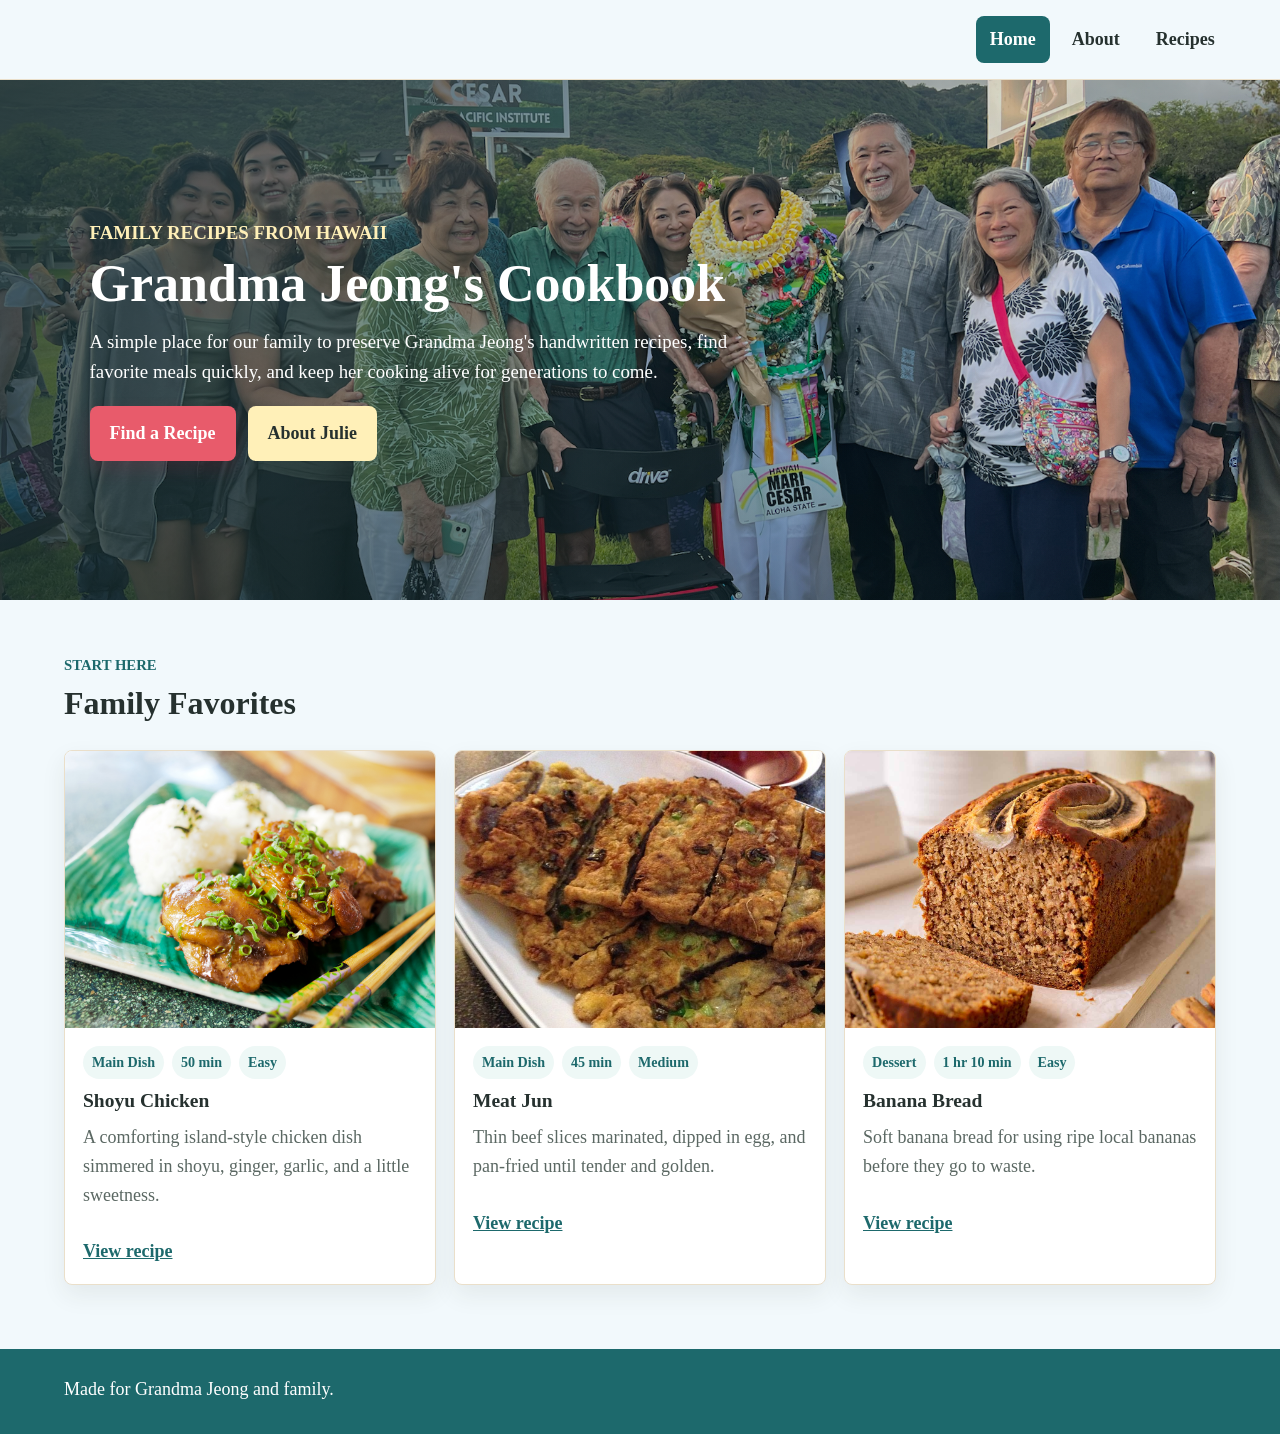
<file: index.html>
<!DOCTYPE html>
<html lang="en">
  <head>
    <meta charset="UTF-8" />
    <meta name="viewport" content="width=device-width, initial-scale=1.0" />
    <meta
      name="description"
      content="Julie Jeong's family recipe archive, preserving handwritten recipes for future generations."
    />
    <meta property="og:title" content="Julie Jeong's Recipe Archive" />
    <meta
      property="og:description"
      content="A simple family website for saving, searching, and cooking Grandma Julie's recipes."
    />
    <title>Julie Jeong's Recipe Archive</title>
    <link rel="stylesheet" href="css/styles.css" />
    <link rel="icon" href="images/favicon.svg" type="image/svg+xml" />
  </head>
  <body>
    <header class="site-header">
      <nav aria-label="Main navigation">
        <a href="index.html" aria-current="page">Home</a>
        <a href="about.html">About</a>
        <a href="recipes.html">Recipes</a>
      </nav>
    </header>

    <main>
      <section class="hero">
        <img
          src="images/IMG_8411.png"
          alt="Grandma Jeong smiling with family"
        />
        <div class="hero-text">
          <p class="eyebrow">Family recipes from Hawaii</p>
          <h1>Grandma Jeong's Cookbook</h1>
          <p>
            A simple place for our family to preserve Grandma Jeong's handwritten
            recipes, find favorite meals quickly, and keep her cooking alive for
            generations to come.
          </p>
          <div class="hero-actions">
            <a class="button primary" href="recipes.html">Find a Recipe</a>
            <a class="button secondary" href="about.html">About Julie</a>
          </div>
        </div>
      </section>

      <section class="featured-section" aria-labelledby="featured-title">
        <div class="section-heading">
          <p class="eyebrow">Start here</p>
          <h2 id="featured-title">Family Favorites</h2>
        </div>
        <div class="recipe-grid">
          <article class="recipe-card">
            <div class="recipe-photo has-image photo-shoyu-chicken">
              <img src="images/shoyu-chicken.jpg" alt="Shoyu chicken served over rice" />
            </div>
            <div class="recipe-card-body">
              <ul class="meta-row"><li>Main Dish</li><li>50 min</li><li>Easy</li></ul>
              <h3>Shoyu Chicken</h3>
              <p>A comforting island-style chicken dish simmered in shoyu, ginger, garlic, and a little sweetness.</p>
              <a class="text-link" href="shoyu-chicken.html">View recipe</a>
            </div>
          </article>
          <article class="recipe-card">
            <div class="recipe-photo has-image photo-meat-jun">
              <img src="images/meat-jun.jpg" alt="Slices of meat jun with dipping sauce" />
            </div>
            <div class="recipe-card-body">
              <ul class="meta-row"><li>Main Dish</li><li>45 min</li><li>Medium</li></ul>
              <h3>Meat Jun</h3>
              <p>Thin beef slices marinated, dipped in egg, and pan-fried until tender and golden.</p>
              <a class="text-link" href="meat-jun.html">View recipe</a>
            </div>
          </article>
          <article class="recipe-card">
            <div class="recipe-photo has-image photo-banana-bread">
              <img src="images/banana-bread.jpg" alt="Fresh banana bread loaf slices" />
            </div>
            <div class="recipe-card-body">
              <ul class="meta-row"><li>Dessert</li><li>1 hr 10 min</li><li>Easy</li></ul>
              <h3>Banana Bread</h3>
              <p>Soft banana bread for using ripe local bananas before they go to waste.</p>
              <a class="text-link" href="banana-bread.html">View recipe</a>
            </div>
          </article>
        </div>
      </section>
    </main>

    <footer>
      <p>Made for Grandma Jeong and family.</p>
    </footer>
  </body>
</html>
</file>
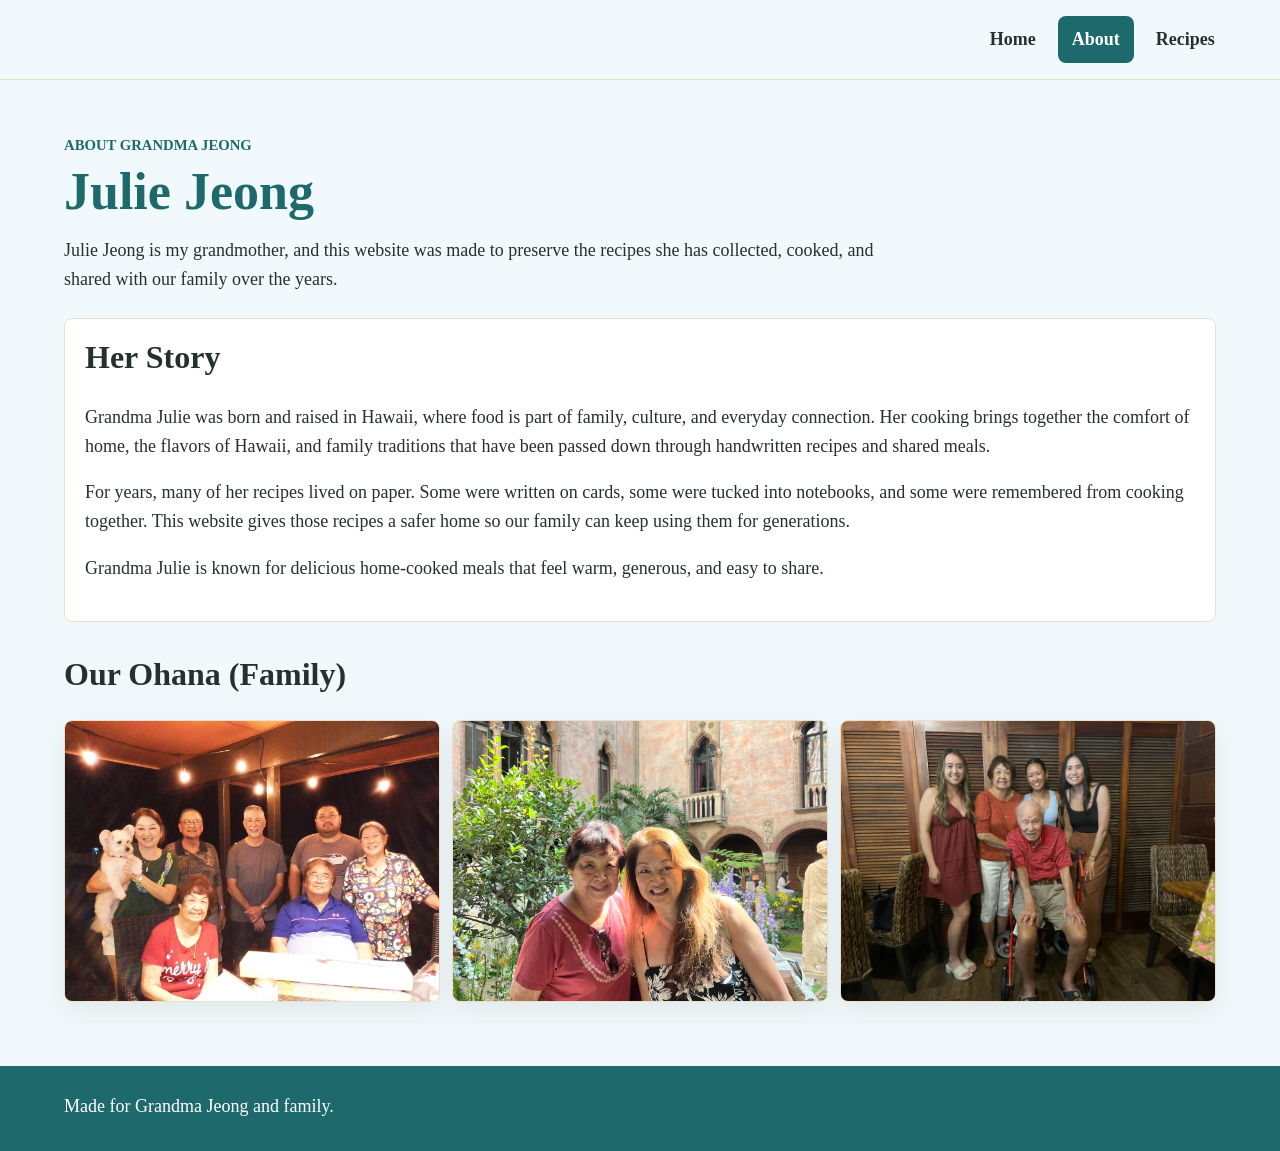
<file: about.html>
<!DOCTYPE html>
<html lang="en">
  <head>
    <meta charset="UTF-8" />
    <meta name="viewport" content="width=device-width, initial-scale=1.0" />
    <meta
      name="description"
      content="Learn about Julie Jeong, the grandmother behind this family recipe archive."
    />
    <title>About Julie | Julie Jeong's Recipes</title>
    <link rel="stylesheet" href="css/styles.css" />
    <link rel="icon" href="images/favicon.svg" type="image/svg+xml" />
  </head>
  <body>
    <header class="site-header">
      <nav aria-label="Main navigation">
        <a href="index.html">Home</a>
        <a href="about.html" aria-current="page">About</a>
        <a href="recipes.html">Recipes</a>
      </nav>
    </header>

    <main class="page-shell">
      <section class="page-title">
        <p class="eyebrow">About Grandma Jeong</p>
        <h1>Julie Jeong</h1>
        <p>
          Julie Jeong is my grandmother, and this website was made to preserve the
          recipes she has collected, cooked, and shared with our family over the years.
        </p>
      </section>

      <section class="about-page-grid" aria-labelledby="story-title">
        <div class="content-panel">
          <h2 id="story-title">Her Story</h2>
          <p>
            Grandma Julie was born and raised in Hawaii, where food is part of family,
            culture, and everyday connection. Her cooking brings together the comfort
            of home, the flavors of Hawaii, and family traditions that have been passed
            down through handwritten recipes and shared meals.
          </p>
          <p>
            For years, many of her recipes lived on paper. Some were written on cards,
            some were tucked into notebooks, and some were remembered from cooking
            together. This website gives those recipes a safer home so our family can
            keep using them for generations.
          </p>
          <p>
            Grandma Julie is known for delicious home-cooked meals that feel warm,
            generous, and easy to share.
          </p>
        </div>
      </section>

      <section class="about-photo-story" aria-labelledby="photo-story-title">
        <div class="section-heading">
          <h2 id="photo-story-title">Our Ohana (Family)</h2>
        </div>
        <div class="story-layout">
          <figure class="story-feature">
            <img
              class="full-photo"
              src="images/DSCF0008.jpg"
              alt="Grandma Julie sharing a family moment"
            />
          </figure>
          <div class="story-stack">
            <figure>
              <img
                class="full-photo"
                src="images/IMG_4936.png"
                alt="Family gathered together for a special moment"
              />
            </figure>
            <figure>
              <img
                class="full-photo"
                src="images/IMG_0192.png"
                alt="A family table and shared food memory"
              />
            </figure>
          </div>
        </div>
      </section>
    </main>

    <footer>
      <p>Made for Grandma Jeong and family.</p>
    </footer>
  </body>
</html>
</file>
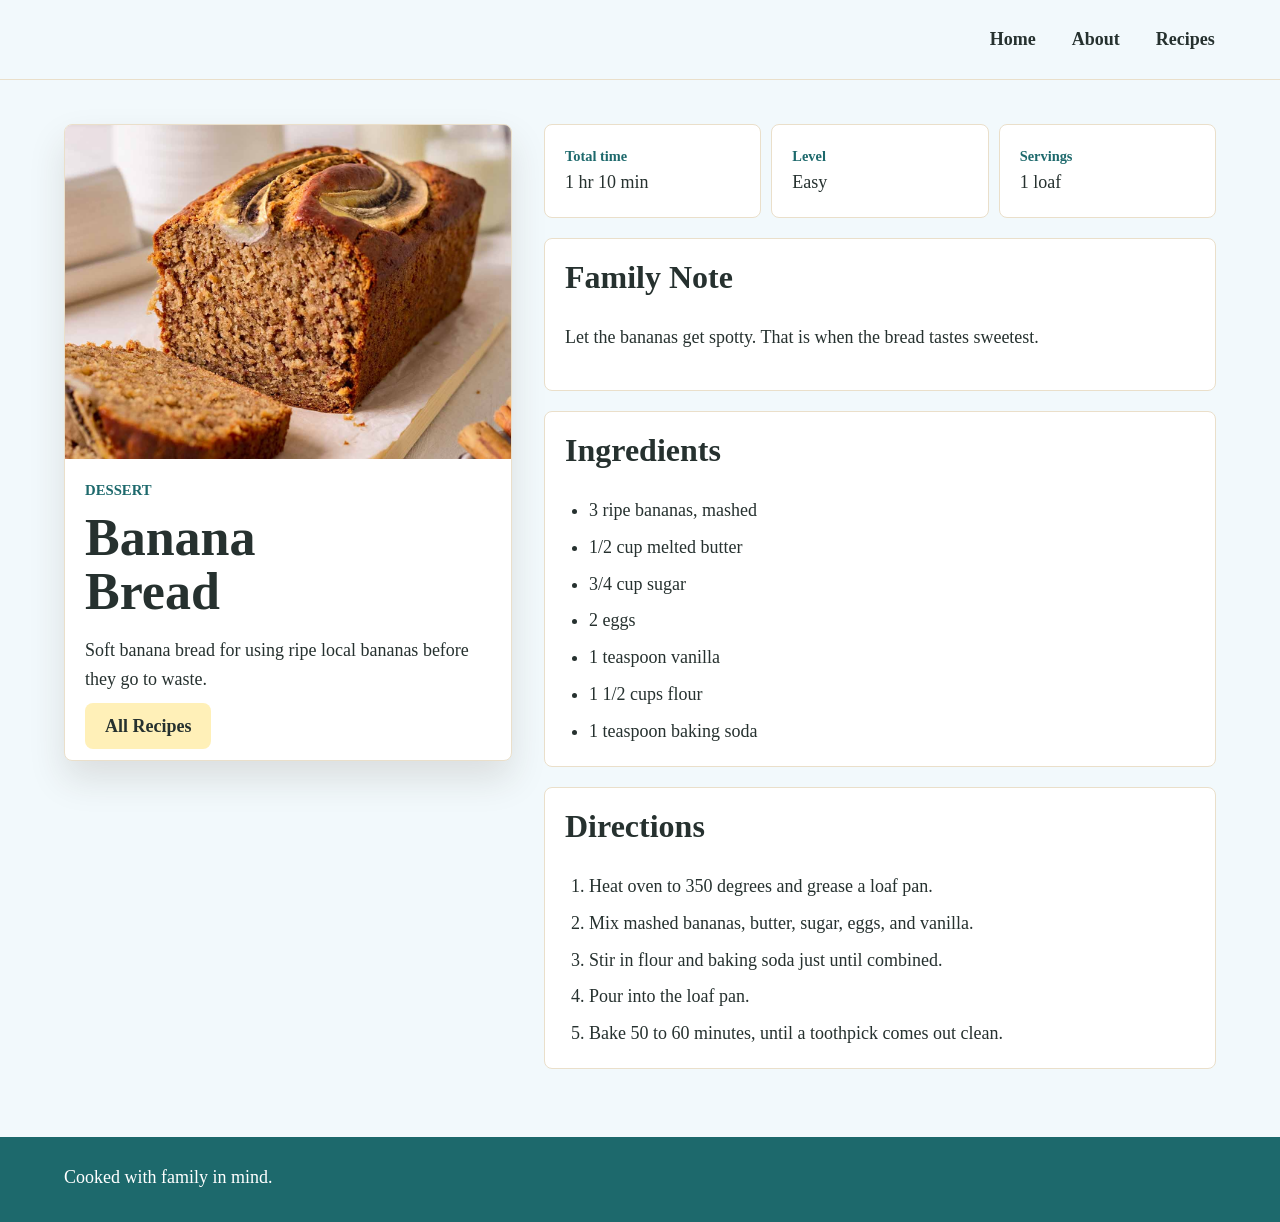
<file: banana-bread.html>
<!DOCTYPE html>
<html lang="en">
  <head>
    <meta charset="UTF-8" />
    <meta name="viewport" content="width=device-width, initial-scale=1.0" />
    <title>Banana Bread | Julie Jeong's Recipes</title>
    <link rel="stylesheet" href="css/styles.css" />
    <link rel="icon" href="images/favicon.svg" type="image/svg+xml" />
  </head>
  <body>
    <header class="site-header">
      <nav aria-label="Main navigation">
        <a href="index.html">Home</a>
        <a href="about.html">About</a>
        <a href="recipes.html">Recipes</a>
      </nav>
    </header>

    <main class="recipe-page">
      <article class="recipe-detail">
        <aside class="recipe-hero-card">
          <div class="recipe-photo has-image photo-banana-bread">
            <img src="images/banana-bread.jpg" alt="Fresh banana bread loaf slices" />
          </div>
          <div class="recipe-hero-content">
            <p class="eyebrow">Dessert</p>
            <h1>Banana Bread</h1>
            <p>Soft banana bread for using ripe local bananas before they go to waste.</p>
            <a class="button secondary" href="recipes.html">All Recipes</a>
          </div>
        </aside>

        <div class="recipe-content">
          <section class="info-strip">
            <div><strong>Total time</strong>1 hr 10 min</div>
            <div><strong>Level</strong>Easy</div>
            <div><strong>Servings</strong>1 loaf</div>
          </section>
          <section class="content-panel">
            <h2>Family Note</h2>
            <p>Let the bananas get spotty. That is when the bread tastes sweetest.</p>
          </section>
          <section class="content-panel">
            <h2>Ingredients</h2>
            <ul>
              <li>3 ripe bananas, mashed</li>
              <li>1/2 cup melted butter</li>
              <li>3/4 cup sugar</li>
              <li>2 eggs</li>
              <li>1 teaspoon vanilla</li>
              <li>1 1/2 cups flour</li>
              <li>1 teaspoon baking soda</li>
            </ul>
          </section>
          <section class="content-panel">
            <h2>Directions</h2>
            <ol>
              <li>Heat oven to 350 degrees and grease a loaf pan.</li>
              <li>Mix mashed bananas, butter, sugar, eggs, and vanilla.</li>
              <li>Stir in flour and baking soda just until combined.</li>
              <li>Pour into the loaf pan.</li>
              <li>Bake 50 to 60 minutes, until a toothpick comes out clean.</li>
            </ol>
          </section>
        </div>
      </article>
    </main>

    <footer><p>Cooked with family in mind.</p></footer>
  </body>
</html>
</file>
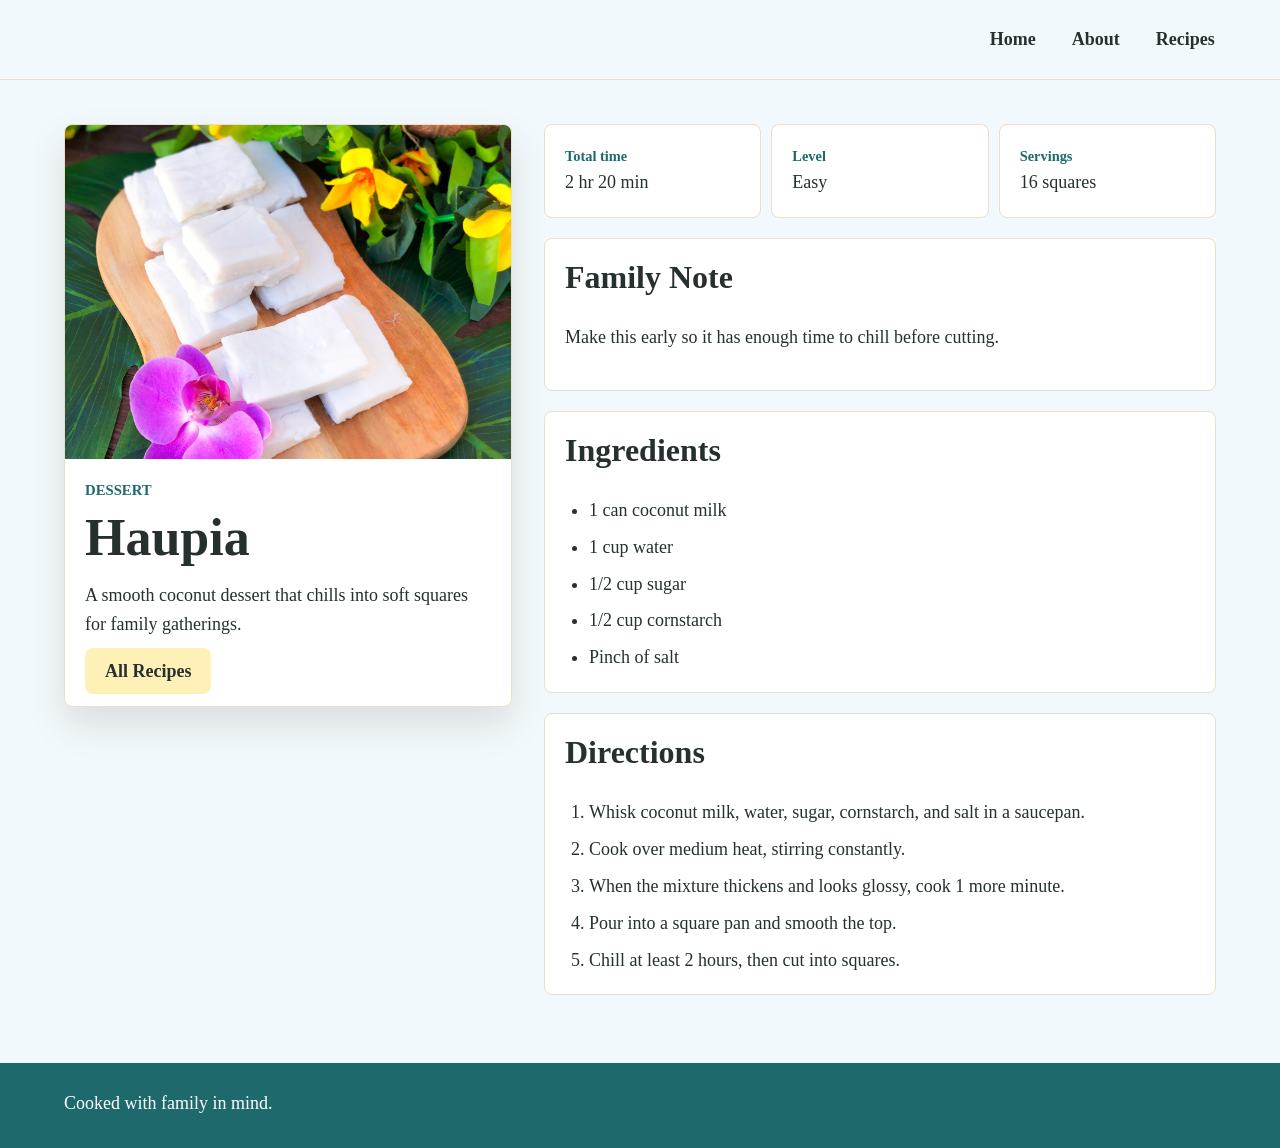
<file: haupia.html>
<!DOCTYPE html>
<html lang="en">
  <head>
    <meta charset="UTF-8" />
    <meta name="viewport" content="width=device-width, initial-scale=1.0" />
    <title>Haupia | Julie Jeong's Recipes</title>
    <link rel="stylesheet" href="css/styles.css" />
    <link rel="icon" href="images/favicon.svg" type="image/svg+xml" />
  </head>
  <body>
    <header class="site-header">
      <nav aria-label="Main navigation">
        <a href="index.html">Home</a>
        <a href="about.html">About</a>
        <a href="recipes.html">Recipes</a>
      </nav>
    </header>

    <main class="recipe-page">
      <article class="recipe-detail">
        <aside class="recipe-hero-card">
          <div class="recipe-photo has-image photo-haupia">
            <img src="images/haupia.jpg" alt="Squares of haupia coconut dessert" />
          </div>
          <div class="recipe-hero-content">
            <p class="eyebrow">Dessert</p>
            <h1>Haupia</h1>
            <p>A smooth coconut dessert that chills into soft squares for family gatherings.</p>
            <a class="button secondary" href="recipes.html">All Recipes</a>
          </div>
        </aside>

        <div class="recipe-content">
          <section class="info-strip">
            <div><strong>Total time</strong>2 hr 20 min</div>
            <div><strong>Level</strong>Easy</div>
            <div><strong>Servings</strong>16 squares</div>
          </section>
          <section class="content-panel">
            <h2>Family Note</h2>
            <p>Make this early so it has enough time to chill before cutting.</p>
          </section>
          <section class="content-panel">
            <h2>Ingredients</h2>
            <ul>
              <li>1 can coconut milk</li>
              <li>1 cup water</li>
              <li>1/2 cup sugar</li>
              <li>1/2 cup cornstarch</li>
              <li>Pinch of salt</li>
            </ul>
          </section>
          <section class="content-panel">
            <h2>Directions</h2>
            <ol>
              <li>Whisk coconut milk, water, sugar, cornstarch, and salt in a saucepan.</li>
              <li>Cook over medium heat, stirring constantly.</li>
              <li>When the mixture thickens and looks glossy, cook 1 more minute.</li>
              <li>Pour into a square pan and smooth the top.</li>
              <li>Chill at least 2 hours, then cut into squares.</li>
            </ol>
          </section>
        </div>
      </article>
    </main>

    <footer><p>Cooked with family in mind.</p></footer>
  </body>
</html>
</file>
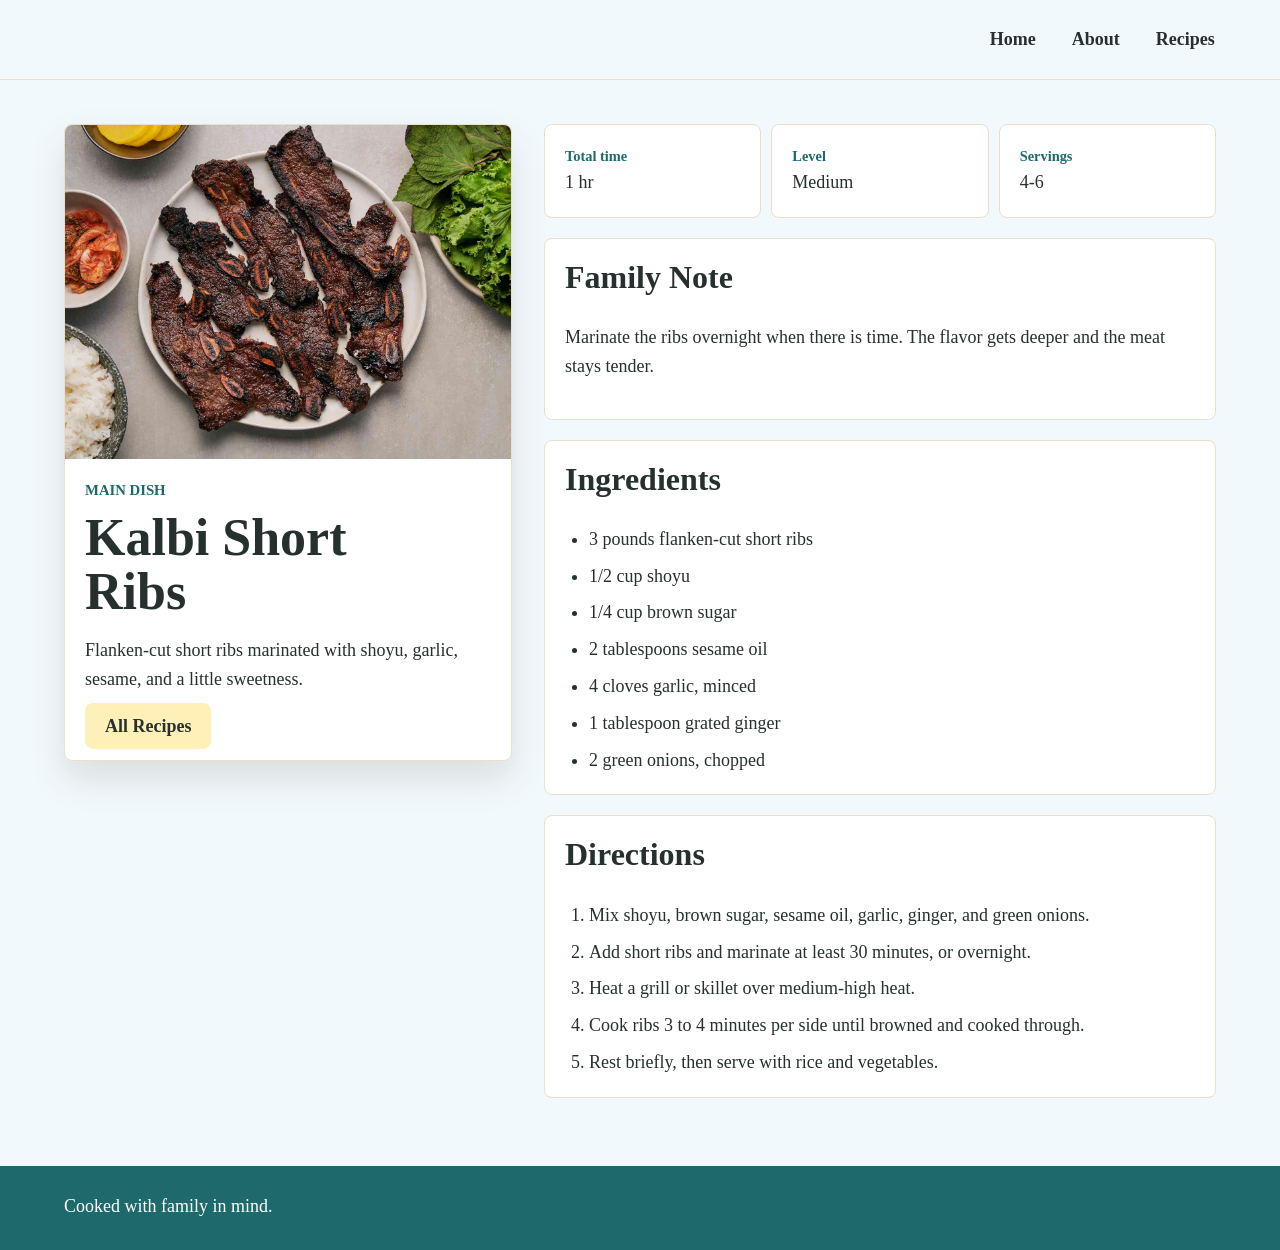
<file: kalbi-short-ribs.html>
<!DOCTYPE html>
<html lang="en">
  <head>
    <meta charset="UTF-8" />
    <meta name="viewport" content="width=device-width, initial-scale=1.0" />
    <title>Kalbi Short Ribs | Julie Jeong's Recipes</title>
    <link rel="stylesheet" href="css/styles.css" />
    <link rel="icon" href="images/favicon.svg" type="image/svg+xml" />
  </head>
  <body>
    <header class="site-header">
      <nav aria-label="Main navigation">
        <a href="index.html">Home</a>
        <a href="about.html">About</a>
        <a href="recipes.html">Recipes</a>
      </nav>
    </header>

    <main class="recipe-page">
      <article class="recipe-detail">
        <aside class="recipe-hero-card">
          <div class="recipe-photo has-image photo-kalbi-short-ribs">
            <img src="images/kalbi-short-ribs.jpg" alt="Grilled kalbi short ribs on a plate" />
          </div>
          <div class="recipe-hero-content">
            <p class="eyebrow">Main Dish</p>
            <h1>Kalbi Short Ribs</h1>
            <p>Flanken-cut short ribs marinated with shoyu, garlic, sesame, and a little sweetness.</p>
            <a class="button secondary" href="recipes.html">All Recipes</a>
          </div>
        </aside>

        <div class="recipe-content">
          <section class="info-strip">
            <div><strong>Total time</strong>1 hr</div>
            <div><strong>Level</strong>Medium</div>
            <div><strong>Servings</strong>4-6</div>
          </section>
          <section class="content-panel">
            <h2>Family Note</h2>
            <p>Marinate the ribs overnight when there is time. The flavor gets deeper and the meat stays tender.</p>
          </section>
          <section class="content-panel">
            <h2>Ingredients</h2>
            <ul>
              <li>3 pounds flanken-cut short ribs</li>
              <li>1/2 cup shoyu</li>
              <li>1/4 cup brown sugar</li>
              <li>2 tablespoons sesame oil</li>
              <li>4 cloves garlic, minced</li>
              <li>1 tablespoon grated ginger</li>
              <li>2 green onions, chopped</li>
            </ul>
          </section>
          <section class="content-panel">
            <h2>Directions</h2>
            <ol>
              <li>Mix shoyu, brown sugar, sesame oil, garlic, ginger, and green onions.</li>
              <li>Add short ribs and marinate at least 30 minutes, or overnight.</li>
              <li>Heat a grill or skillet over medium-high heat.</li>
              <li>Cook ribs 3 to 4 minutes per side until browned and cooked through.</li>
              <li>Rest briefly, then serve with rice and vegetables.</li>
            </ol>
          </section>
        </div>
      </article>
    </main>

    <footer><p>Cooked with family in mind.</p></footer>
  </body>
</html>
</file>
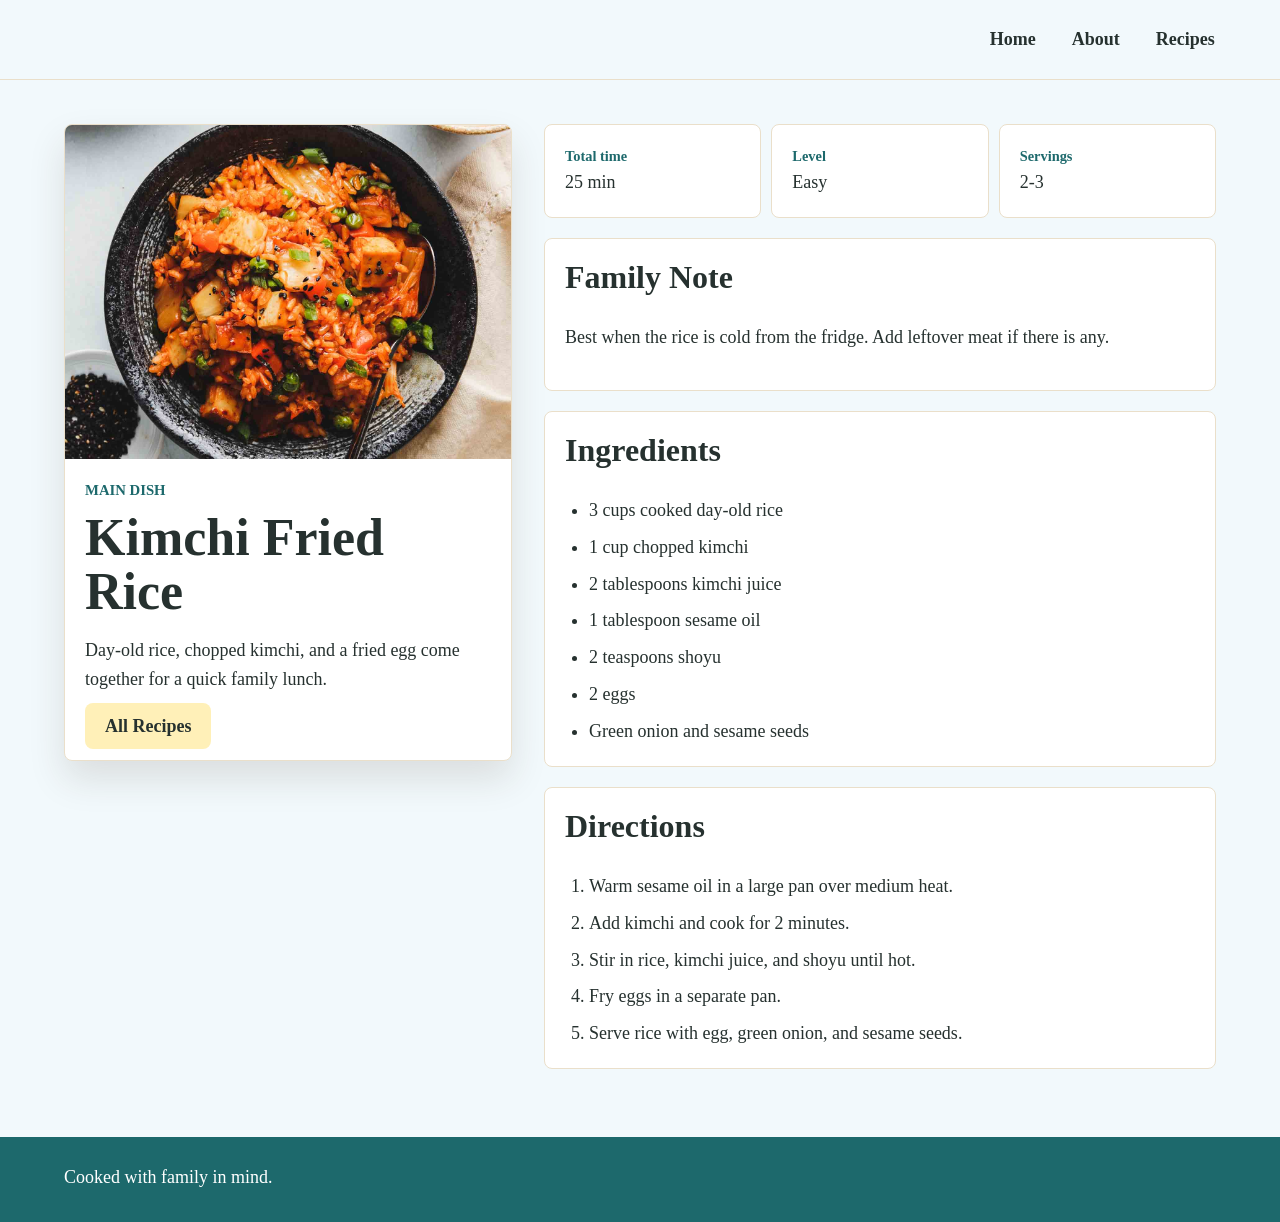
<file: kimchi-fried-rice.html>
<!DOCTYPE html>
<html lang="en">
  <head>
    <meta charset="UTF-8" />
    <meta name="viewport" content="width=device-width, initial-scale=1.0" />
    <title>Kimchi Fried Rice | Julie Jeong's Recipes</title>
    <link rel="stylesheet" href="css/styles.css" />
    <link rel="icon" href="images/favicon.svg" type="image/svg+xml" />
  </head>
  <body>
    <header class="site-header">
      <nav aria-label="Main navigation">
        <a href="index.html">Home</a>
        <a href="about.html">About</a>
        <a href="recipes.html">Recipes</a>
      </nav>
    </header>

    <main class="recipe-page">
      <article class="recipe-detail">
        <aside class="recipe-hero-card">
          <div class="recipe-photo has-image photo-kimchi-fried-rice">
            <img src="images/kimchi-fried-rice.jpg" alt="Kimchi fried rice topped with a fried egg" />
          </div>
          <div class="recipe-hero-content">
            <p class="eyebrow">Main Dish</p>
            <h1>Kimchi Fried Rice</h1>
            <p>Day-old rice, chopped kimchi, and a fried egg come together for a quick family lunch.</p>
            <a class="button secondary" href="recipes.html">All Recipes</a>
          </div>
        </aside>

        <div class="recipe-content">
          <section class="info-strip">
            <div><strong>Total time</strong>25 min</div>
            <div><strong>Level</strong>Easy</div>
            <div><strong>Servings</strong>2-3</div>
          </section>
          <section class="content-panel">
            <h2>Family Note</h2>
            <p>Best when the rice is cold from the fridge. Add leftover meat if there is any.</p>
          </section>
          <section class="content-panel">
            <h2>Ingredients</h2>
            <ul>
              <li>3 cups cooked day-old rice</li>
              <li>1 cup chopped kimchi</li>
              <li>2 tablespoons kimchi juice</li>
              <li>1 tablespoon sesame oil</li>
              <li>2 teaspoons shoyu</li>
              <li>2 eggs</li>
              <li>Green onion and sesame seeds</li>
            </ul>
          </section>
          <section class="content-panel">
            <h2>Directions</h2>
            <ol>
              <li>Warm sesame oil in a large pan over medium heat.</li>
              <li>Add kimchi and cook for 2 minutes.</li>
              <li>Stir in rice, kimchi juice, and shoyu until hot.</li>
              <li>Fry eggs in a separate pan.</li>
              <li>Serve rice with egg, green onion, and sesame seeds.</li>
            </ol>
          </section>
        </div>
      </article>
    </main>

    <footer><p>Cooked with family in mind.</p></footer>
  </body>
</html>
</file>
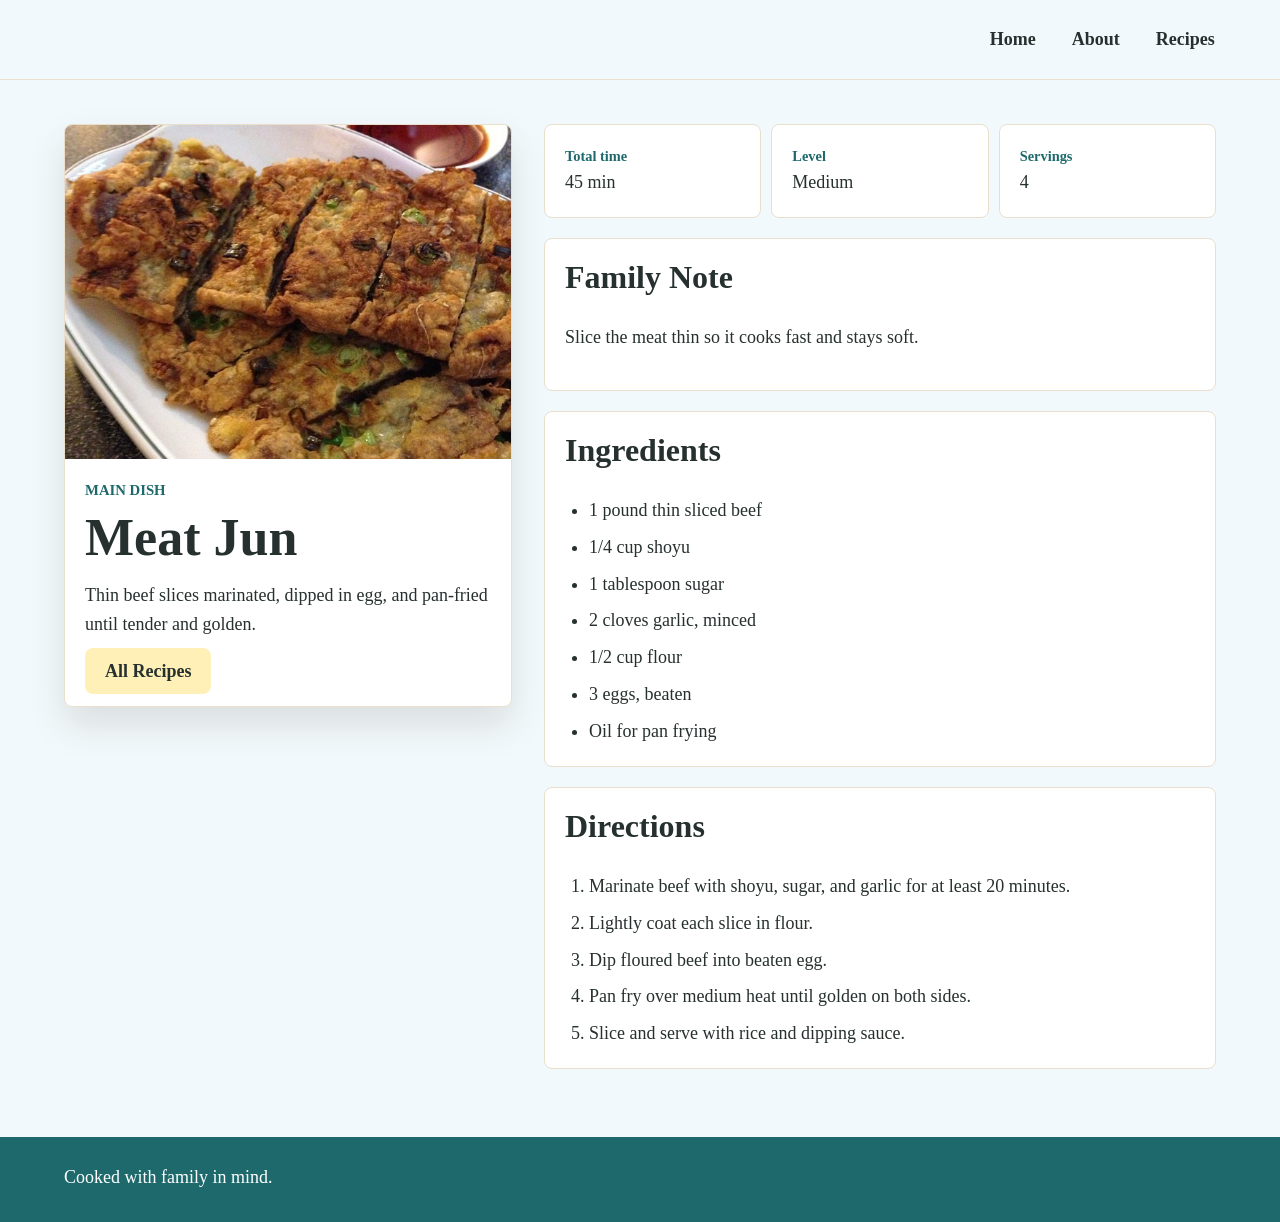
<file: meat-jun.html>
<!DOCTYPE html>
<html lang="en">
  <head>
    <meta charset="UTF-8" />
    <meta name="viewport" content="width=device-width, initial-scale=1.0" />
    <title>Meat Jun | Julie Jeong's Recipes</title>
    <link rel="stylesheet" href="css/styles.css" />
    <link rel="icon" href="images/favicon.svg" type="image/svg+xml" />
  </head>
  <body>
    <header class="site-header">
      <nav aria-label="Main navigation">
        <a href="index.html">Home</a>
        <a href="about.html">About</a>
        <a href="recipes.html">Recipes</a>
      </nav>
    </header>

    <main class="recipe-page">
      <article class="recipe-detail">
        <aside class="recipe-hero-card">
          <div class="recipe-photo has-image photo-meat-jun">
            <img src="images/meat-jun.jpg" alt="Slices of meat jun with dipping sauce" />
          </div>
          <div class="recipe-hero-content">
            <p class="eyebrow">Main Dish</p>
            <h1>Meat Jun</h1>
            <p>Thin beef slices marinated, dipped in egg, and pan-fried until tender and golden.</p>
            <a class="button secondary" href="recipes.html">All Recipes</a>
          </div>
        </aside>

        <div class="recipe-content">
          <section class="info-strip">
            <div><strong>Total time</strong>45 min</div>
            <div><strong>Level</strong>Medium</div>
            <div><strong>Servings</strong>4</div>
          </section>
          <section class="content-panel">
            <h2>Family Note</h2>
            <p>Slice the meat thin so it cooks fast and stays soft.</p>
          </section>
          <section class="content-panel">
            <h2>Ingredients</h2>
            <ul>
              <li>1 pound thin sliced beef</li>
              <li>1/4 cup shoyu</li>
              <li>1 tablespoon sugar</li>
              <li>2 cloves garlic, minced</li>
              <li>1/2 cup flour</li>
              <li>3 eggs, beaten</li>
              <li>Oil for pan frying</li>
            </ul>
          </section>
          <section class="content-panel">
            <h2>Directions</h2>
            <ol>
              <li>Marinate beef with shoyu, sugar, and garlic for at least 20 minutes.</li>
              <li>Lightly coat each slice in flour.</li>
              <li>Dip floured beef into beaten egg.</li>
              <li>Pan fry over medium heat until golden on both sides.</li>
              <li>Slice and serve with rice and dipping sauce.</li>
            </ol>
          </section>
        </div>
      </article>
    </main>

    <footer><p>Cooked with family in mind.</p></footer>
  </body>
</html>
</file>
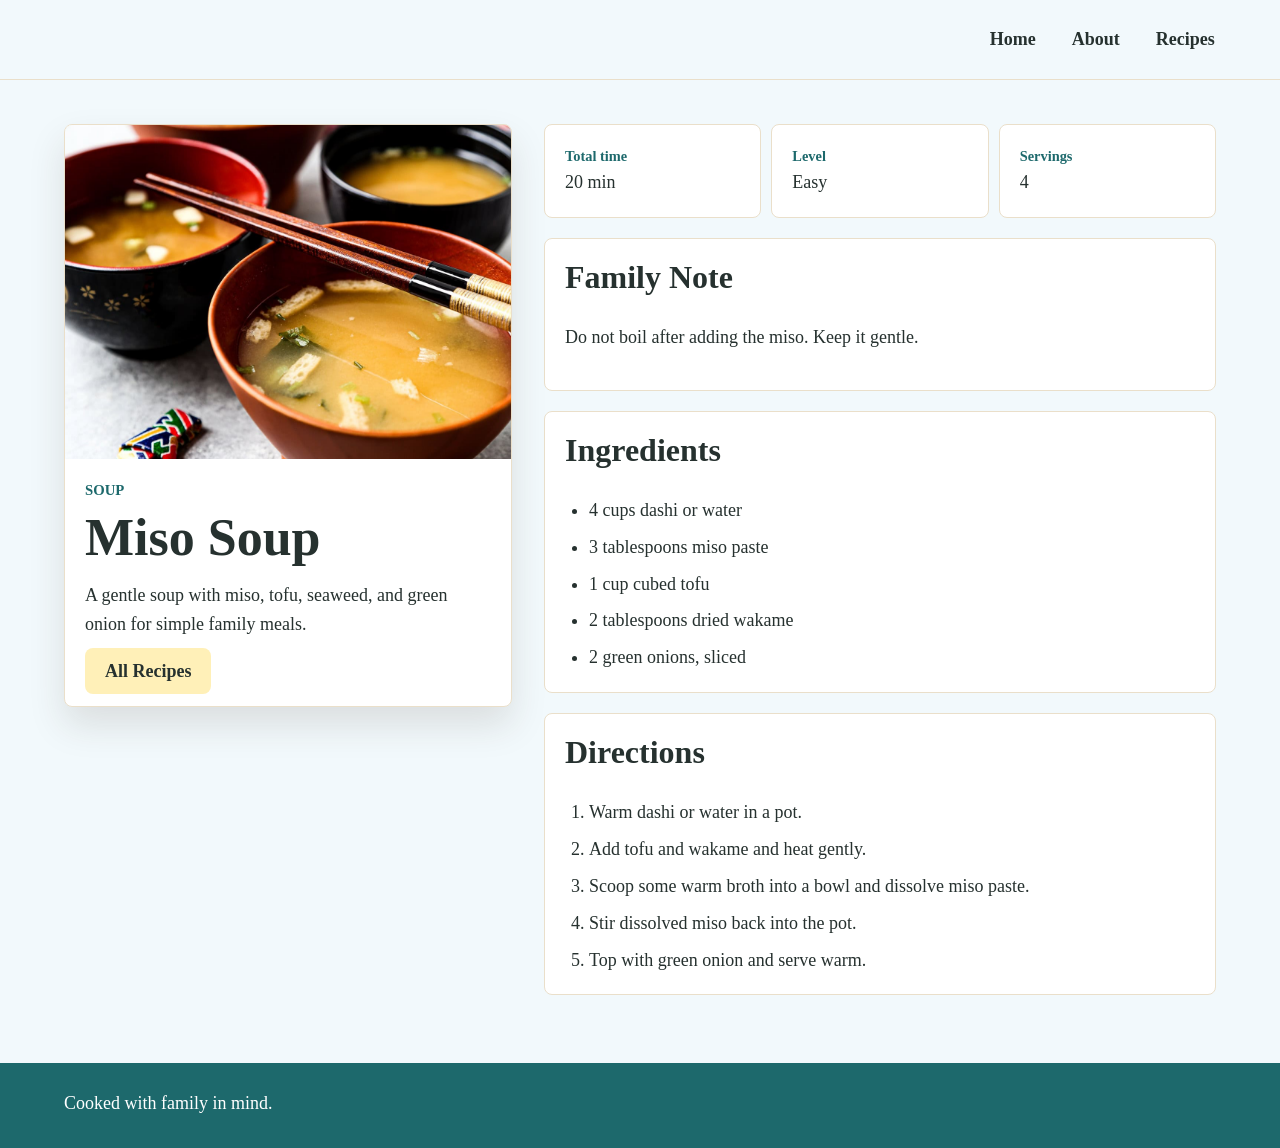
<file: miso-soup.html>
<!DOCTYPE html>
<html lang="en">
  <head>
    <meta charset="UTF-8" />
    <meta name="viewport" content="width=device-width, initial-scale=1.0" />
    <title>Miso Soup | Julie Jeong's Recipes</title>
    <link rel="stylesheet" href="css/styles.css" />
    <link rel="icon" href="images/favicon.svg" type="image/svg+xml" />
  </head>
  <body>
    <header class="site-header">
      <nav aria-label="Main navigation">
        <a href="index.html">Home</a>
        <a href="about.html">About</a>
        <a href="recipes.html">Recipes</a>
      </nav>
    </header>

    <main class="recipe-page">
      <article class="recipe-detail">
        <aside class="recipe-hero-card">
          <div class="recipe-photo has-image photo-miso-soup">
            <img src="images/miso-soup.jpg" alt="Bowl of miso soup with tofu and green onion" />
          </div>
          <div class="recipe-hero-content">
            <p class="eyebrow">Soup</p>
            <h1>Miso Soup</h1>
            <p>A gentle soup with miso, tofu, seaweed, and green onion for simple family meals.</p>
            <a class="button secondary" href="recipes.html">All Recipes</a>
          </div>
        </aside>

        <div class="recipe-content">
          <section class="info-strip">
            <div><strong>Total time</strong>20 min</div>
            <div><strong>Level</strong>Easy</div>
            <div><strong>Servings</strong>4</div>
          </section>
          <section class="content-panel">
            <h2>Family Note</h2>
            <p>Do not boil after adding the miso. Keep it gentle.</p>
          </section>
          <section class="content-panel">
            <h2>Ingredients</h2>
            <ul>
              <li>4 cups dashi or water</li>
              <li>3 tablespoons miso paste</li>
              <li>1 cup cubed tofu</li>
              <li>2 tablespoons dried wakame</li>
              <li>2 green onions, sliced</li>
            </ul>
          </section>
          <section class="content-panel">
            <h2>Directions</h2>
            <ol>
              <li>Warm dashi or water in a pot.</li>
              <li>Add tofu and wakame and heat gently.</li>
              <li>Scoop some warm broth into a bowl and dissolve miso paste.</li>
              <li>Stir dissolved miso back into the pot.</li>
              <li>Top with green onion and serve warm.</li>
            </ol>
          </section>
        </div>
      </article>
    </main>

    <footer><p>Cooked with family in mind.</p></footer>
  </body>
</html>
</file>
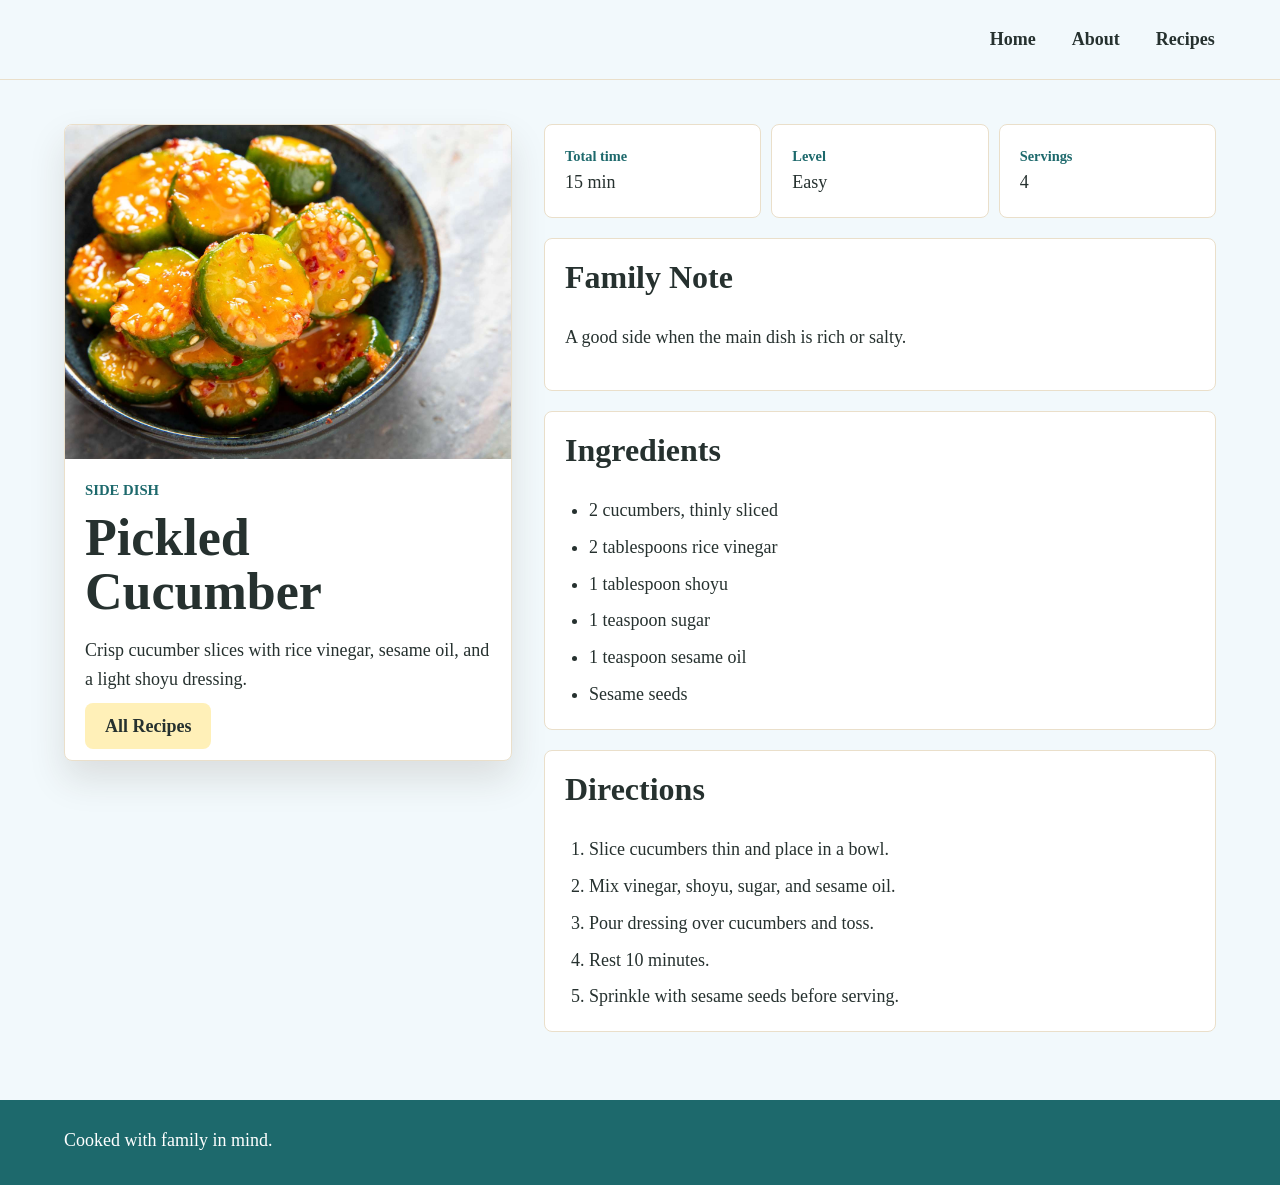
<file: pickled-cucumber.html>
<!DOCTYPE html>
<html lang="en">
  <head>
    <meta charset="UTF-8" />
    <meta name="viewport" content="width=device-width, initial-scale=1.0" />
    <title>Pickled Cucumber | Julie Jeong's Recipes</title>
    <link rel="stylesheet" href="css/styles.css" />
    <link rel="icon" href="images/favicon.svg" type="image/svg+xml" />
  </head>
  <body>
    <header class="site-header">
      <nav aria-label="Main navigation">
        <a href="index.html">Home</a>
        <a href="about.html">About</a>
        <a href="recipes.html">Recipes</a>
      </nav>
    </header>

    <main class="recipe-page">
      <article class="recipe-detail">
        <aside class="recipe-hero-card">
          <div class="recipe-photo has-image photo-pickled-cucumber">
            <img src="images/cucumber.jpg" alt="Pickled cucumber slices in a bowl" />
          </div>
          <div class="recipe-hero-content">
            <p class="eyebrow">Side Dish</p>
            <h1>Pickled Cucumber</h1>
            <p>Crisp cucumber slices with rice vinegar, sesame oil, and a light shoyu dressing.</p>
            <a class="button secondary" href="recipes.html">All Recipes</a>
          </div>
        </aside>

        <div class="recipe-content">
          <section class="info-strip">
            <div><strong>Total time</strong>15 min</div>
            <div><strong>Level</strong>Easy</div>
            <div><strong>Servings</strong>4</div>
          </section>
          <section class="content-panel">
            <h2>Family Note</h2>
            <p>A good side when the main dish is rich or salty.</p>
          </section>
          <section class="content-panel">
            <h2>Ingredients</h2>
            <ul>
              <li>2 cucumbers, thinly sliced</li>
              <li>2 tablespoons rice vinegar</li>
              <li>1 tablespoon shoyu</li>
              <li>1 teaspoon sugar</li>
              <li>1 teaspoon sesame oil</li>
              <li>Sesame seeds</li>
            </ul>
          </section>
          <section class="content-panel">
            <h2>Directions</h2>
            <ol>
              <li>Slice cucumbers thin and place in a bowl.</li>
              <li>Mix vinegar, shoyu, sugar, and sesame oil.</li>
              <li>Pour dressing over cucumbers and toss.</li>
              <li>Rest 10 minutes.</li>
              <li>Sprinkle with sesame seeds before serving.</li>
            </ol>
          </section>
        </div>
      </article>
    </main>

    <footer><p>Cooked with family in mind.</p></footer>
  </body>
</html>
</file>
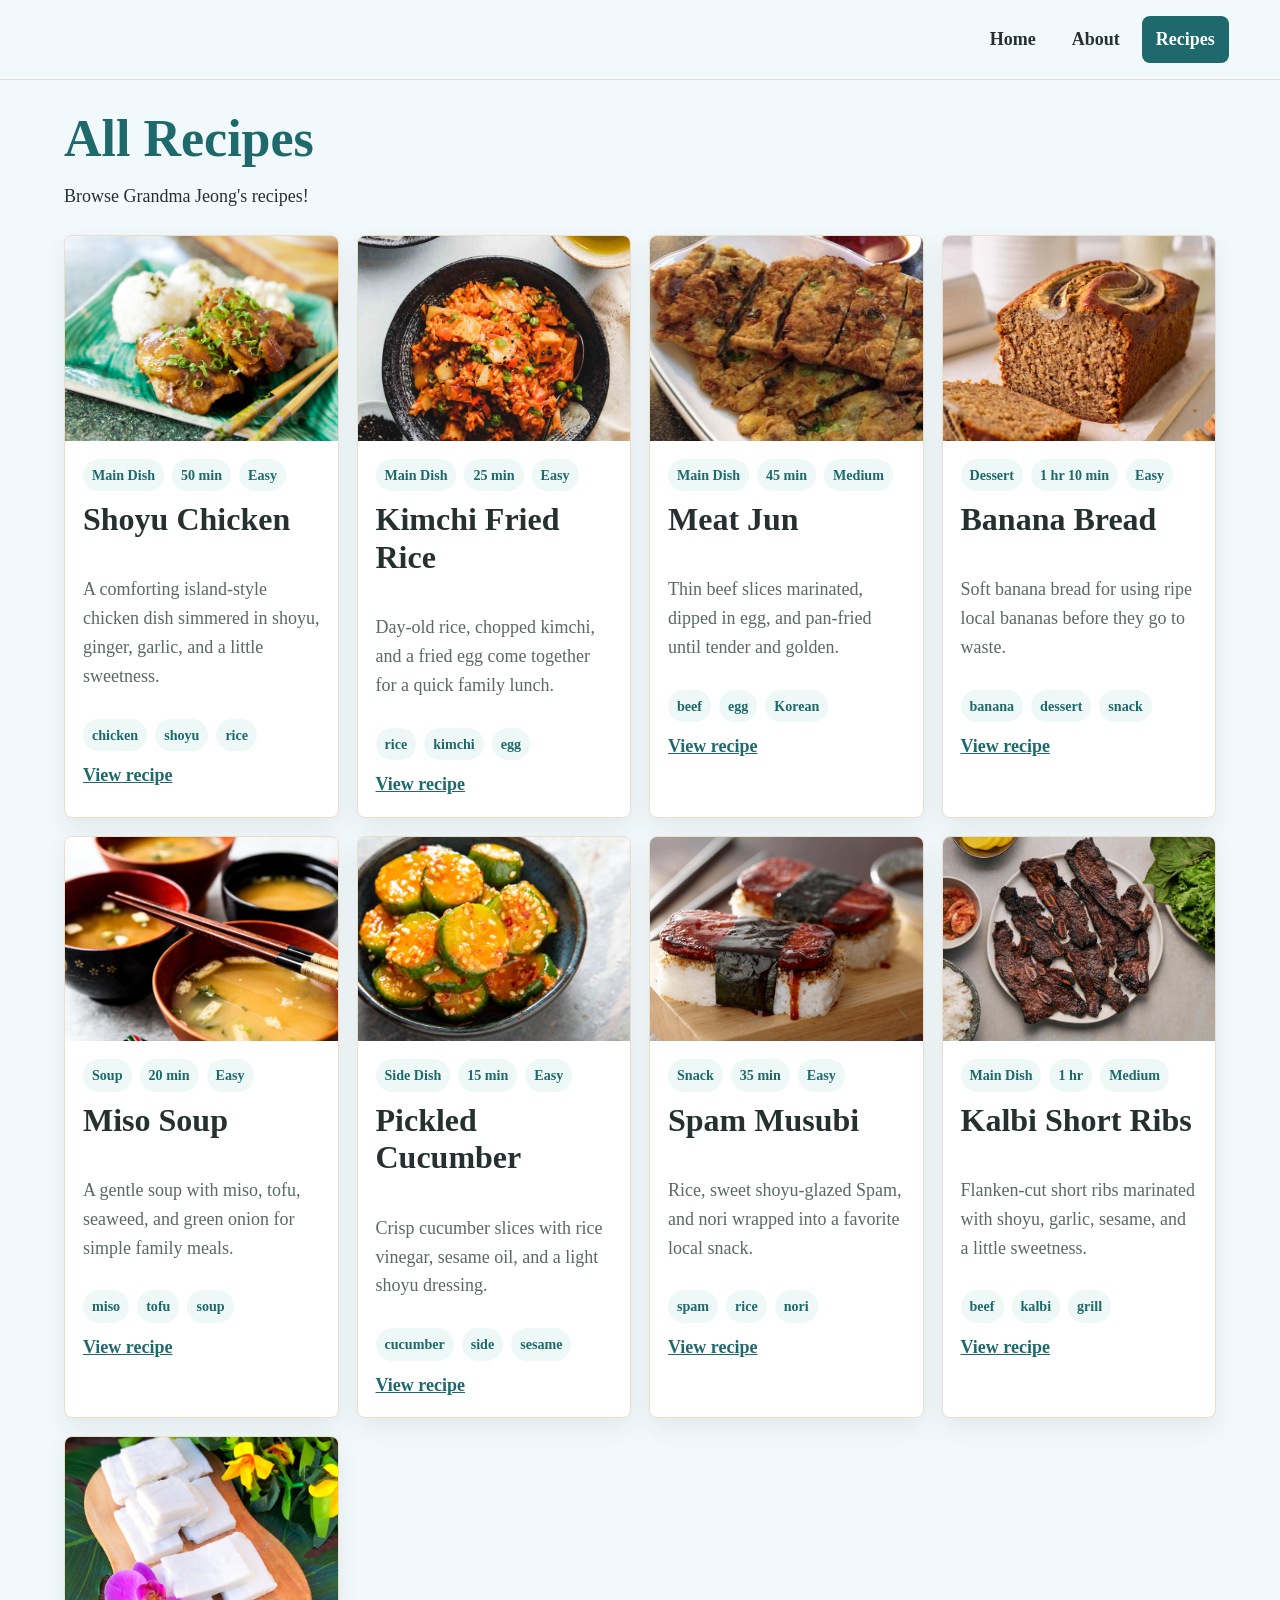
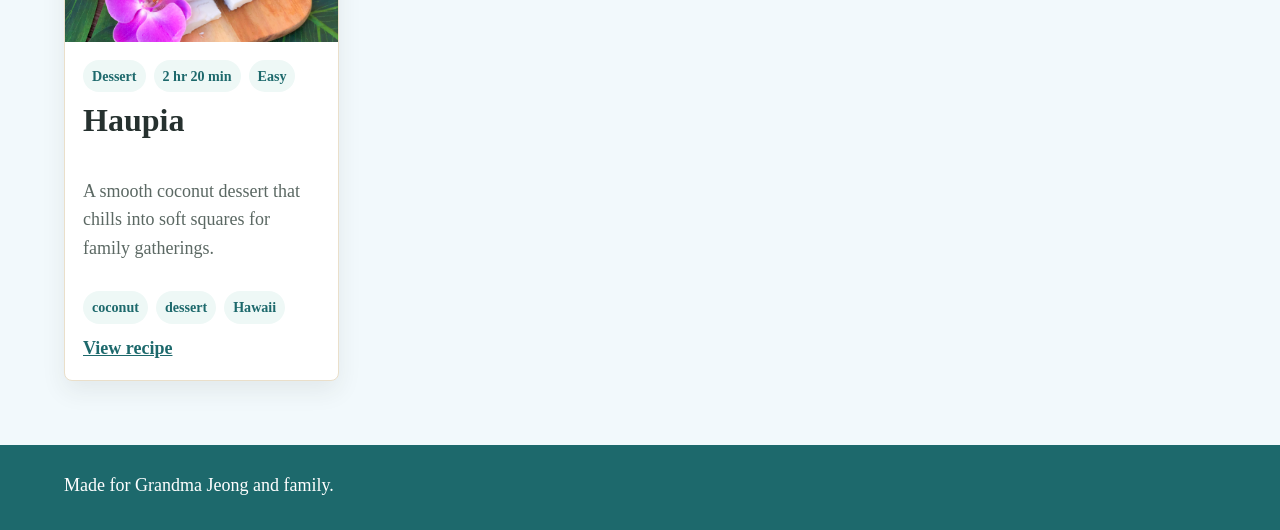
<file: recipes.html>
<!DOCTYPE html>
<html lang="en">
  <head>
    <meta charset="UTF-8" />
    <meta name="viewport" content="width=device-width, initial-scale=1.0" />
    <meta name="description" content="Browse Julie Jeong's family recipes." />
    <title>All Recipes | Julie Jeong's Recipes</title>
    <link rel="stylesheet" href="css/styles.css" />
    <link rel="icon" href="images/favicon.svg" type="image/svg+xml" />
  </head>
  <body>
    <header class="site-header">
      <nav aria-label="Main navigation">
        <a href="index.html">Home</a>
        <a href="about.html">About</a>
        <a href="recipes.html" aria-current="page">Recipes</a>
      </nav>
    </header>

    <main class="page-shell recipes-page">
      <section class="page-title">
        <h1>All Recipes</h1>
        <p>
          Browse Grandma Jeong's recipes!
        </p>
      </section>

      <section id="recipe-list" class="recipe-grid" aria-label="Recipe list">
        <article class="recipe-card">
          <div class="recipe-photo has-image photo-shoyu-chicken">
            <img src="images/shoyu-chicken.jpg" alt="Shoyu chicken served over rice" />
          </div>
          <div class="recipe-card-body">
            <ul class="meta-row"><li>Main Dish</li><li>50 min</li><li>Easy</li></ul>
            <h2>Shoyu Chicken</h2>
            <p>A comforting island-style chicken dish simmered in shoyu, ginger, garlic, and a little sweetness.</p>
            <ul class="tag-row"><li>chicken</li><li>shoyu</li><li>rice</li></ul>
            <a class="text-link" href="shoyu-chicken.html">View recipe</a>
          </div>
        </article>

        <article class="recipe-card">
          <div class="recipe-photo has-image photo-kimchi-fried-rice">
            <img src="images/kimchi-fried-rice.jpg" alt="Kimchi fried rice topped with a fried egg" />
          </div>
          <div class="recipe-card-body">
            <ul class="meta-row"><li>Main Dish</li><li>25 min</li><li>Easy</li></ul>
            <h2>Kimchi Fried Rice</h2>
            <p>Day-old rice, chopped kimchi, and a fried egg come together for a quick family lunch.</p>
            <ul class="tag-row"><li>rice</li><li>kimchi</li><li>egg</li></ul>
            <a class="text-link" href="kimchi-fried-rice.html">View recipe</a>
          </div>
        </article>

        <article class="recipe-card">
          <div class="recipe-photo has-image photo-meat-jun">
            <img src="images/meat-jun.jpg" alt="Slices of meat jun with dipping sauce" />
          </div>
          <div class="recipe-card-body">
            <ul class="meta-row"><li>Main Dish</li><li>45 min</li><li>Medium</li></ul>
            <h2>Meat Jun</h2>
            <p>Thin beef slices marinated, dipped in egg, and pan-fried until tender and golden.</p>
            <ul class="tag-row"><li>beef</li><li>egg</li><li>Korean</li></ul>
            <a class="text-link" href="meat-jun.html">View recipe</a>
          </div>
        </article>

        <article class="recipe-card">
          <div class="recipe-photo has-image photo-banana-bread">
            <img src="images/banana-bread.jpg" alt="Fresh banana bread loaf slices" />
          </div>
          <div class="recipe-card-body">
            <ul class="meta-row"><li>Dessert</li><li>1 hr 10 min</li><li>Easy</li></ul>
            <h2>Banana Bread</h2>
            <p>Soft banana bread for using ripe local bananas before they go to waste.</p>
            <ul class="tag-row"><li>banana</li><li>dessert</li><li>snack</li></ul>
            <a class="text-link" href="banana-bread.html">View recipe</a>
          </div>
        </article>

        <article class="recipe-card">
          <div class="recipe-photo has-image photo-miso-soup">
            <img src="images/miso-soup.jpg" alt="Bowl of miso soup with tofu and green onion" />
          </div>
          <div class="recipe-card-body">
            <ul class="meta-row"><li>Soup</li><li>20 min</li><li>Easy</li></ul>
            <h2>Miso Soup</h2>
            <p>A gentle soup with miso, tofu, seaweed, and green onion for simple family meals.</p>
            <ul class="tag-row"><li>miso</li><li>tofu</li><li>soup</li></ul>
            <a class="text-link" href="miso-soup.html">View recipe</a>
          </div>
        </article>

        <article class="recipe-card">
          <div class="recipe-photo has-image photo-pickled-cucumber">
            <img src="images/cucumber.jpg" alt="Pickled cucumber slices in a bowl" />
          </div>
          <div class="recipe-card-body">
            <ul class="meta-row"><li>Side Dish</li><li>15 min</li><li>Easy</li></ul>
            <h2>Pickled Cucumber</h2>
            <p>Crisp cucumber slices with rice vinegar, sesame oil, and a light shoyu dressing.</p>
            <ul class="tag-row"><li>cucumber</li><li>side</li><li>sesame</li></ul>
            <a class="text-link" href="pickled-cucumber.html">View recipe</a>
          </div>
        </article>

        <article class="recipe-card">
          <div class="recipe-photo has-image photo-spam-musubi">
            <img src="images/spam-musubi.jpg" alt="Spam musubi wrapped with nori" />
          </div>
          <div class="recipe-card-body">
            <ul class="meta-row"><li>Snack</li><li>35 min</li><li>Easy</li></ul>
            <h2>Spam Musubi</h2>
            <p>Rice, sweet shoyu-glazed Spam, and nori wrapped into a favorite local snack.</p>
            <ul class="tag-row"><li>spam</li><li>rice</li><li>nori</li></ul>
            <a class="text-link" href="spam-musubi.html">View recipe</a>
          </div>
        </article>

        <article class="recipe-card">
          <div class="recipe-photo has-image photo-kalbi-short-ribs">
            <img src="images/kalbi-short-ribs.jpg" alt="Grilled kalbi short ribs on a plate" />
          </div>
          <div class="recipe-card-body">
            <ul class="meta-row"><li>Main Dish</li><li>1 hr</li><li>Medium</li></ul>
            <h2>Kalbi Short Ribs</h2>
            <p>Flanken-cut short ribs marinated with shoyu, garlic, sesame, and a little sweetness.</p>
            <ul class="tag-row"><li>beef</li><li>kalbi</li><li>grill</li></ul>
            <a class="text-link" href="kalbi-short-ribs.html">View recipe</a>
          </div>
        </article>

        <article class="recipe-card">
          <div class="recipe-photo has-image photo-haupia">
            <img src="images/haupia.jpg" alt="Squares of haupia coconut dessert" />
          </div>
          <div class="recipe-card-body">
            <ul class="meta-row"><li>Dessert</li><li>2 hr 20 min</li><li>Easy</li></ul>
            <h2>Haupia</h2>
            <p>A smooth coconut dessert that chills into soft squares for family gatherings.</p>
            <ul class="tag-row"><li>coconut</li><li>dessert</li><li>Hawaii</li></ul>
            <a class="text-link" href="haupia.html">View recipe</a>
          </div>
        </article>
      </section>
    </main>

    <footer>
      <p>Made for Grandma Jeong and family.</p>
    </footer>
  </body>
</html>
</file>
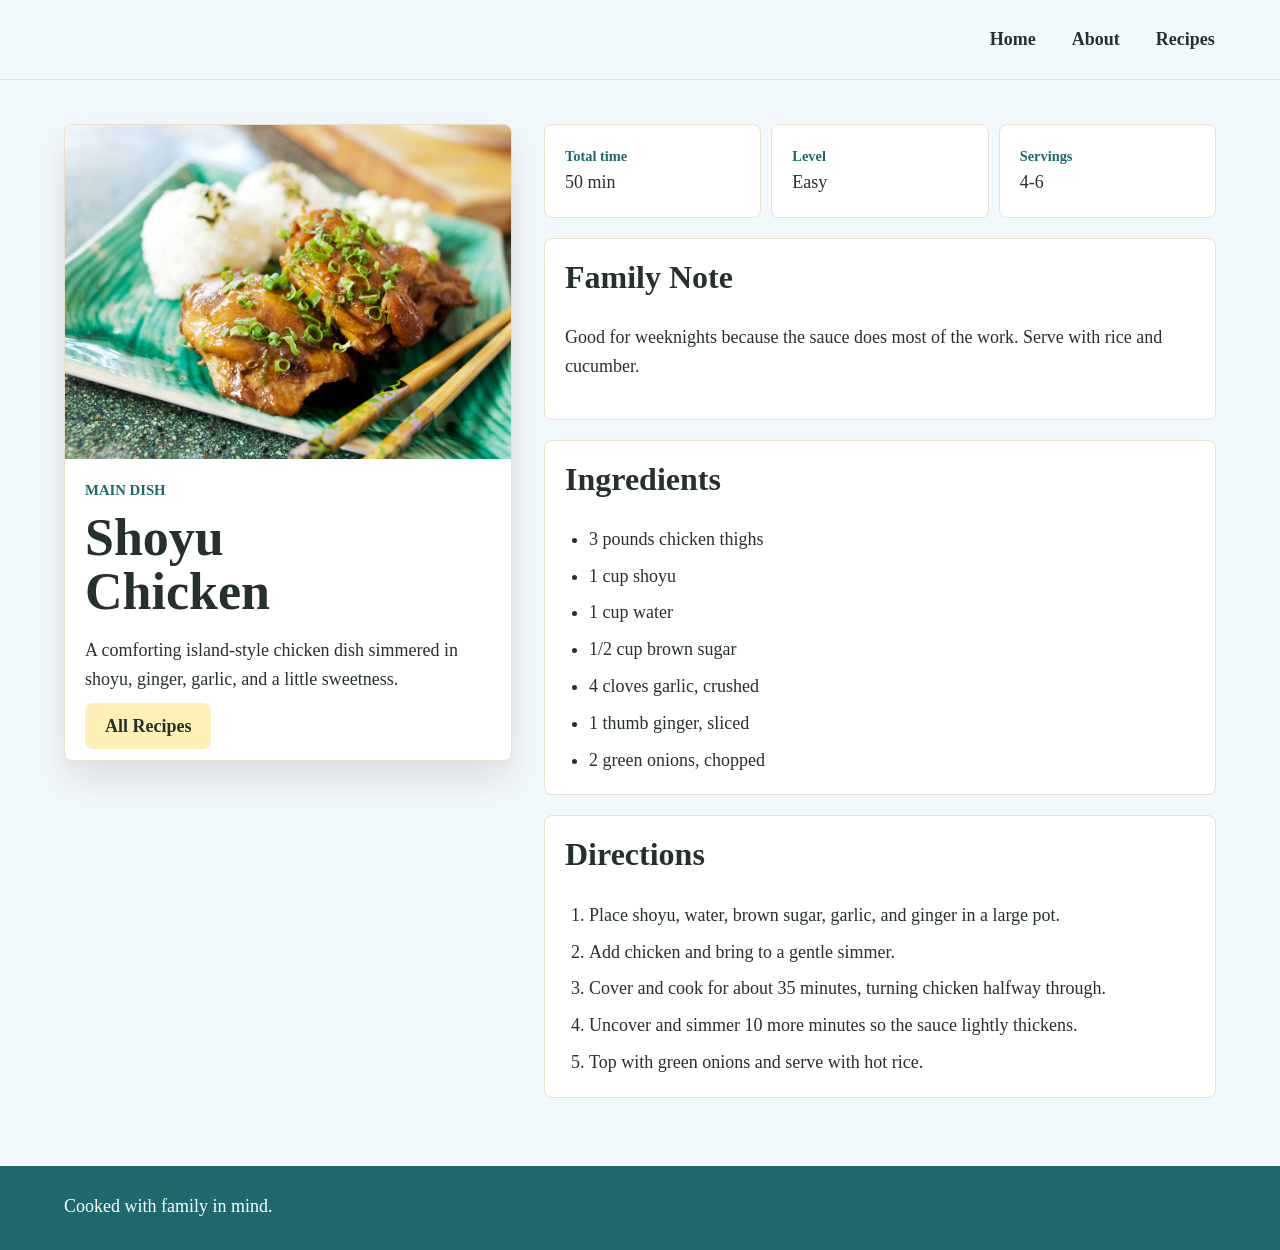
<file: shoyu-chicken.html>
<!DOCTYPE html>
<html lang="en">
  <head>
    <meta charset="UTF-8" />
    <meta name="viewport" content="width=device-width, initial-scale=1.0" />
    <title>Shoyu Chicken | Julie Jeong's Recipes</title>
    <link rel="stylesheet" href="css/styles.css" />
    <link rel="icon" href="images/favicon.svg" type="image/svg+xml" />
  </head>
  <body>
    <header class="site-header">
      <nav aria-label="Main navigation">
        <a href="index.html">Home</a>
        <a href="about.html">About</a>
        <a href="recipes.html">Recipes</a>
      </nav>
    </header>

    <main class="recipe-page">
      <article class="recipe-detail">
        <aside class="recipe-hero-card">
          <div class="recipe-photo has-image photo-shoyu-chicken">
            <img src="images/shoyu-chicken.jpg" alt="Shoyu chicken served over rice" />
          </div>
          <div class="recipe-hero-content">
            <p class="eyebrow">Main Dish</p>
            <h1>Shoyu Chicken</h1>
            <p>A comforting island-style chicken dish simmered in shoyu, ginger, garlic, and a little sweetness.</p>
            <a class="button secondary" href="recipes.html">All Recipes</a>
          </div>
        </aside>

        <div class="recipe-content">
          <section class="info-strip">
            <div><strong>Total time</strong>50 min</div>
            <div><strong>Level</strong>Easy</div>
            <div><strong>Servings</strong>4-6</div>
          </section>
          <section class="content-panel">
            <h2>Family Note</h2>
            <p>Good for weeknights because the sauce does most of the work. Serve with rice and cucumber.</p>
          </section>
          <section class="content-panel">
            <h2>Ingredients</h2>
            <ul>
              <li>3 pounds chicken thighs</li>
              <li>1 cup shoyu</li>
              <li>1 cup water</li>
              <li>1/2 cup brown sugar</li>
              <li>4 cloves garlic, crushed</li>
              <li>1 thumb ginger, sliced</li>
              <li>2 green onions, chopped</li>
            </ul>
          </section>
          <section class="content-panel">
            <h2>Directions</h2>
            <ol>
              <li>Place shoyu, water, brown sugar, garlic, and ginger in a large pot.</li>
              <li>Add chicken and bring to a gentle simmer.</li>
              <li>Cover and cook for about 35 minutes, turning chicken halfway through.</li>
              <li>Uncover and simmer 10 more minutes so the sauce lightly thickens.</li>
              <li>Top with green onions and serve with hot rice.</li>
            </ol>
          </section>
        </div>
      </article>
    </main>

    <footer><p>Cooked with family in mind.</p></footer>
  </body>
</html>
</file>
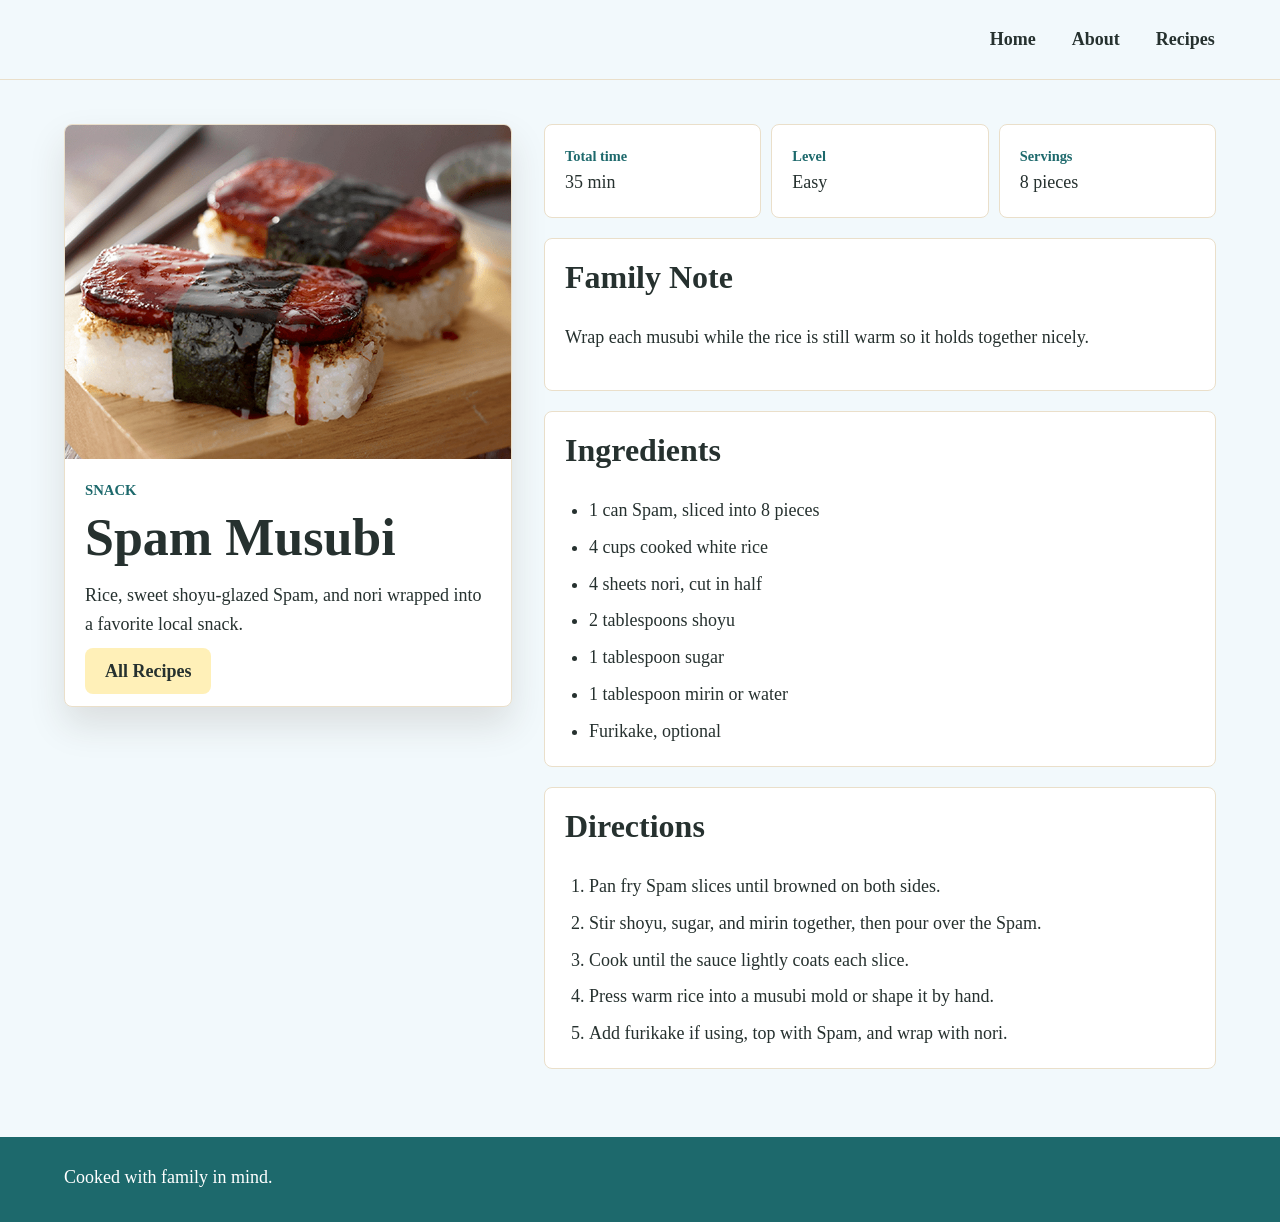
<file: spam-musubi.html>
<!DOCTYPE html>
<html lang="en">
  <head>
    <meta charset="UTF-8" />
    <meta name="viewport" content="width=device-width, initial-scale=1.0" />
    <title>Spam Musubi | Julie Jeong's Recipes</title>
    <link rel="stylesheet" href="css/styles.css" />
    <link rel="icon" href="images/favicon.svg" type="image/svg+xml" />
  </head>
  <body>
    <header class="site-header">
      <nav aria-label="Main navigation">
        <a href="index.html">Home</a>
        <a href="about.html">About</a>
        <a href="recipes.html">Recipes</a>
      </nav>
    </header>

    <main class="recipe-page">
      <article class="recipe-detail">
        <aside class="recipe-hero-card">
          <div class="recipe-photo has-image photo-spam-musubi">
            <img src="images/spam-musubi.jpg" alt="Spam musubi wrapped with nori" />
          </div>
          <div class="recipe-hero-content">
            <p class="eyebrow">Snack</p>
            <h1>Spam Musubi</h1>
            <p>Rice, sweet shoyu-glazed Spam, and nori wrapped into a favorite local snack.</p>
            <a class="button secondary" href="recipes.html">All Recipes</a>
          </div>
        </aside>

        <div class="recipe-content">
          <section class="info-strip">
            <div><strong>Total time</strong>35 min</div>
            <div><strong>Level</strong>Easy</div>
            <div><strong>Servings</strong>8 pieces</div>
          </section>
          <section class="content-panel">
            <h2>Family Note</h2>
            <p>Wrap each musubi while the rice is still warm so it holds together nicely.</p>
          </section>
          <section class="content-panel">
            <h2>Ingredients</h2>
            <ul>
              <li>1 can Spam, sliced into 8 pieces</li>
              <li>4 cups cooked white rice</li>
              <li>4 sheets nori, cut in half</li>
              <li>2 tablespoons shoyu</li>
              <li>1 tablespoon sugar</li>
              <li>1 tablespoon mirin or water</li>
              <li>Furikake, optional</li>
            </ul>
          </section>
          <section class="content-panel">
            <h2>Directions</h2>
            <ol>
              <li>Pan fry Spam slices until browned on both sides.</li>
              <li>Stir shoyu, sugar, and mirin together, then pour over the Spam.</li>
              <li>Cook until the sauce lightly coats each slice.</li>
              <li>Press warm rice into a musubi mold or shape it by hand.</li>
              <li>Add furikake if using, top with Spam, and wrap with nori.</li>
            </ol>
          </section>
        </div>
      </article>
    </main>

    <footer><p>Cooked with family in mind.</p></footer>
  </body>
</html>
</file>
<file: css/styles.css>
:root {
  color-scheme: light;
  --ink: #26312f;
  --muted: #5b6863;
  --paper: #f2f9fc;
  --surface: #ffffff;
  --aqua: #2f9ea0;
  --aqua-dark: #1d696c;
  --hibiscus: #e85b6b;
  --mango: #f5b84b;
  --leaf: #5c9b68;
  --plumeria: #fff0b8;
  --line: #eadfca;
  --shadow: 0 18px 36px rgba(58, 47, 32, 0.13);
  --radius: 8px;
}

* {
  box-sizing: border-box;
}

html {
  scroll-behavior: smooth;
}

body {
  margin: 0;
  color: var(--ink);
  background: var(--paper);
  font-family: "Times New Roman", Times, serif;
  font-size: 18px;
  line-height: 1.6;
}

img {
  display: block;
  max-width: 100%;
}

a {
  color: inherit;
}

button,
input,
select {
  font: inherit;
}

.visually-hidden {
  position: absolute;
  width: 1px;
  height: 1px;
  padding: 0;
  margin: -1px;
  overflow: hidden;
  clip: rect(0, 0, 0, 0);
  white-space: nowrap;
  border: 0;
}

.site-header {
  position: sticky;
  top: 0;
  z-index: 10;
  display: flex;
  align-items: center;
  justify-content: flex-end;
  gap: 12px;
  padding: 16px clamp(18px, 4vw, 56px);
  background: rgba(242, 249, 252, 0.96);
  border-bottom: 1px solid var(--line);
  backdrop-filter: blur(10px);
}

nav {
  display: flex;
  align-items: center;
  gap: 8px;
  flex-wrap: wrap;
}

nav a {
  min-height: 44px;
  padding: 9px 14px;
  color: var(--ink);
  border-radius: var(--radius);
  text-decoration: none;
  font-weight: 700;
}

nav a:hover,
nav a:focus-visible,
nav a[aria-current="page"] {
  color: #ffffff;
  background: var(--aqua-dark);
  outline: none;
}

.hero {
  position: relative;
  min-height: 520px;
  display: grid;
  align-items: center;
  overflow: hidden;
  background: #24484b;
}

.hero img {
  position: absolute;
  inset: 0;
  width: 100%;
  height: 100%;
  object-fit: cover;
  object-position: center 42%;
}

.hero::after {
  content: "";
  position: absolute;
  inset: 0;
  background:
    linear-gradient(90deg, rgba(15, 37, 39, 0.72), rgba(15, 37, 39, 0.28) 58%, rgba(15, 37, 39, 0.06)),
    linear-gradient(0deg, rgba(15, 37, 39, 0.24), transparent 45%);
}

.hero-text {
  position: relative;
  z-index: 1;
  width: auto;
  margin: 0 clamp(18px, 7vw, 90px);
  color: #ffffff;
}

.eyebrow {
  margin: 0 0 8px;
  color: var(--aqua-dark);
  font-size: 0.92rem;
  font-weight: 800;
  text-transform: uppercase;
}

.hero .eyebrow {
  color: var(--plumeria);
}

h1,
h2,
h3,
p {
  margin-top: 0;
}

h1 {
  max-width: 12ch;
  margin-bottom: 16px;
  font-size: 3.25rem;
  line-height: 1.05;
}

.hero h1 {
  max-width: none;
}

h2 {
  font-size: 2rem;
  line-height: 1.18;
}

h3 {
  font-size: 1.22rem;
  line-height: 1.25;
}

.hero p {
  max-width: 700px;
  font-size: 1.18rem;
}

.hero-actions,
.recipe-actions {
  display: flex;
  flex-wrap: wrap;
  gap: 12px;
  align-items: center;
}

.button,
button {
  min-height: 48px;
  padding: 11px 18px;
  border: 2px solid transparent;
  border-radius: var(--radius);
  cursor: pointer;
  font-weight: 800;
  text-decoration: none;
  transition: transform 160ms ease, box-shadow 160ms ease, background 160ms ease;
}

.button:hover,
button:hover {
  transform: translateY(-1px);
}

.primary,
form button {
  color: #ffffff;
  background: var(--hibiscus);
  box-shadow: 0 8px 18px rgba(150, 47, 63, 0.2);
}

.secondary {
  color: var(--ink);
  background: var(--plumeria);
}

.quick-search,
.about-section,
.featured-section,
.page-shell,
footer {
  padding-inline: clamp(18px, 5vw, 72px);
}

.quick-search {
  display: grid;
  grid-template-columns: minmax(0, 0.95fr) minmax(300px, 1.2fr);
  gap: 24px;
  align-items: center;
  padding-top: 34px;
  padding-bottom: 34px;
  background: #e2f4ef;
  border-block: 1px solid #c5e5dd;
}

.search-form,
.toolbar {
  display: flex;
  gap: 12px;
}

input,
select {
  min-height: 52px;
  width: 100%;
  padding: 12px 14px;
  color: var(--ink);
  background: #ffffff;
  border: 2px solid #c7d7d1;
  border-radius: var(--radius);
}

input:focus,
select:focus,
button:focus-visible,
.button:focus-visible {
  outline: 4px solid rgba(245, 184, 75, 0.58);
  outline-offset: 2px;
}

.about-section {
  display: grid;
  grid-template-columns: minmax(0, 1.4fr) minmax(260px, 0.7fr);
  gap: 34px;
  padding-top: 64px;
  padding-bottom: 64px;
  background: var(--paper);
}

.about-note {
  align-self: stretch;
  padding: 24px;
  background: #ffffff;
  border: 1px solid var(--line);
  border-radius: var(--radius);
  box-shadow: var(--shadow);
}

.about-page-grid {
  display: block;
  margin-bottom: 28px;
}

.about-photo-story {
  margin-top: 34px;
}

.story-layout {
  display: grid;
  grid-template-columns: repeat(3, minmax(0, 1fr));
  gap: 12px;
  align-items: start;
}

.story-layout figure {
  aspect-ratio: 4 / 3;
  min-width: 0;
  margin: 0;
  overflow: hidden;
  background: #ffffff;
  border: 1px solid var(--line);
  border-radius: var(--radius);
  box-shadow: 0 10px 24px rgba(57, 47, 34, 0.08);
}

.story-layout img {
  display: block;
  width: 100%;
  height: 100%;
  object-fit: cover;
}

.story-layout img.portrait-photo {
  object-position: center bottom;
}

.story-stack {
  display: contents;
}

.story-layout figcaption {
  padding: 16px 18px 18px;
  color: var(--muted);
  font-size: 0.96rem;
  line-height: 1.5;
}

.values-section {
  margin-top: 34px;
}

.values-grid {
  display: grid;
  grid-template-columns: repeat(3, 1fr);
  gap: 18px;
}

.values-grid article {
  padding: 22px;
  background: #ffffff;
  border: 1px solid var(--line);
  border-top: 8px solid var(--aqua);
  border-radius: var(--radius);
}

.values-grid article:nth-child(2) {
  border-top-color: var(--hibiscus);
}

.values-grid article:nth-child(3) {
  border-top-color: var(--mango);
}

.next-step-panel {
  margin-top: 32px;
}

.featured-section,
.page-shell {
  padding-top: 54px;
  padding-bottom: 64px;
}

.recipes-page {
  padding-top: 32px;
}

.section-heading {
  margin-bottom: 22px;
}

.recipe-grid {
  display: grid;
  grid-template-columns: repeat(auto-fit, minmax(250px, 1fr));
  gap: 18px;
}

.recipe-card {
  display: flex;
  min-height: 100%;
  flex-direction: column;
  overflow: hidden;
  background: var(--surface);
  border: 1px solid var(--line);
  border-radius: var(--radius);
  box-shadow: 0 10px 24px rgba(57, 47, 34, 0.08);
}

.recipe-photo {
  min-height: 176px;
  display: grid;
  place-items: center;
  padding: 18px;
  color: #ffffff;
  background: linear-gradient(135deg, var(--aqua), var(--leaf));
  text-align: center;
  font-size: 1.35rem;
  font-weight: 900;
}

.recipe-photo img {
  width: 100%;
  height: 100%;
  object-fit: cover;
  object-position: center;
}

.recipe-photo.has-image {
  aspect-ratio: 4 / 3;
  min-height: 0;
  display: block;
  padding: 0;
  overflow: hidden;
  background: #f4ead8;
}

.photo-shoyu-chicken img,
.photo-spam-musubi img,
.photo-kalbi-short-ribs img,
.photo-pickled-cucumber img {
  object-position: center;
}

.photo-banana-bread img {
  object-position: 50% 58%;
}

.photo-kimchi-fried-rice img {
  object-position: 48% 63%;
}

.photo-meat-jun img {
  object-position: center 45%;
}

.photo-miso-soup img {
  object-position: 52% 62%;
}

.photo-haupia img {
  object-position: 46% 44%;
}

.recipes-page .recipe-card .photo-banana-bread img,
.recipes-page .recipe-card .photo-kimchi-fried-rice img,
.recipes-page .recipe-card .photo-miso-soup img,
.recipes-page .recipe-card .photo-haupia img {
  object-position: center;
}

.recipe-photo[data-tone="hibiscus"] {
  background: linear-gradient(135deg, #e85b6b, #f5b84b);
}

.recipe-photo[data-tone="mango"] {
  color: #402b17;
  background: linear-gradient(135deg, #f5b84b, #ffe7a0);
}

.recipe-photo[data-tone="leaf"] {
  background: linear-gradient(135deg, #5c9b68, #2f9ea0);
}

.recipe-photo[data-tone="ocean"] {
  background: linear-gradient(135deg, #2f9ea0, #566bc2);
}

.recipe-card-body {
  display: flex;
  flex: 1;
  flex-direction: column;
  gap: 10px;
  padding: 18px;
}

.recipe-card h3 {
  margin-bottom: 0;
}

.recipe-card p {
  color: var(--muted);
}

.meta-row,
.tag-row {
  display: flex;
  flex-wrap: wrap;
  gap: 8px;
  margin: 0;
  padding: 0;
  list-style: none;
}

.meta-row li,
.tag-row li {
  padding: 5px 9px;
  background: #eef8f6;
  border-radius: 999px;
  color: var(--aqua-dark);
  font-size: 0.88rem;
  font-weight: 800;
}

.card-actions {
  display: flex;
  align-items: center;
  justify-content: space-between;
  gap: 10px;
  margin-top: auto;
}

.text-link {
  color: var(--aqua-dark);
  font-weight: 900;
}

.page-title {
  max-width: 850px;
  margin-bottom: 24px;
}

.page-title h1 {
  max-width: none;
  color: var(--aqua-dark);
}

.toolbar {
  max-width: 920px;
  margin-bottom: 14px;
}

.toolbar select {
  max-width: 220px;
}

.results-count {
  color: var(--muted);
  font-weight: 800;
}

.recipe-page {
  padding: 44px clamp(18px, 5vw, 72px) 68px;
}

.recipe-detail {
  display: grid;
  grid-template-columns: minmax(280px, 0.8fr) minmax(0, 1.2fr);
  gap: 32px;
  align-items: start;
}

.recipe-hero-card {
  position: sticky;
  top: 94px;
  overflow: hidden;
  background: #ffffff;
  border: 1px solid var(--line);
  border-radius: var(--radius);
  box-shadow: var(--shadow);
}

.recipe-hero-card .recipe-photo {
  min-height: 240px;
}

.recipe-hero-card .recipe-photo.has-image {
  aspect-ratio: 4 / 3;
  min-height: 0;
}

.recipe-hero-content {
  padding: 20px;
}

.recipe-content {
  display: grid;
  gap: 20px;
}

.info-strip {
  display: grid;
  grid-template-columns: repeat(3, 1fr);
  gap: 10px;
}

.info-strip div,
.content-panel {
  padding: 20px;
  background: #ffffff;
  border: 1px solid var(--line);
  border-radius: var(--radius);
}

.info-strip strong {
  display: block;
  color: var(--aqua-dark);
  font-size: 0.9rem;
}

.content-panel ul,
.content-panel ol {
  margin: 0;
  padding-left: 24px;
}

.content-panel li + li {
  margin-top: 8px;
}

.empty-state {
  max-width: 560px;
  padding: 28px;
  background: #ffffff;
  border: 1px solid var(--line);
  border-radius: var(--radius);
  box-shadow: var(--shadow);
}

footer {
  padding-top: 26px;
  padding-bottom: 30px;
  color: #ffffff;
  background: var(--aqua-dark);
}

footer p {
  margin: 0;
}

@media (max-width: 760px) {
  body {
    font-size: 17px;
  }

  .site-header {
    align-items: flex-start;
    flex-direction: column;
    justify-content: flex-start;
  }

  nav,
  nav a {
    width: 100%;
  }

  nav {
    display: grid;
    grid-template-columns: repeat(3, 1fr);
  }

  nav a {
    text-align: center;
  }

  .hero {
    min-height: 500px;
  }

  .hero::after {
    background: linear-gradient(0deg, rgba(15, 37, 39, 0.88), rgba(15, 37, 39, 0.28));
  }

  .hero-text {
    margin: 0 18px 34px;
  }

  h1 {
    font-size: 2.35rem;
  }

  h2 {
    font-size: 1.65rem;
  }

  .quick-search,
  .about-section,
  .about-page-grid,
  .story-layout,
  .values-grid,
  .recipe-detail,
  .info-strip {
    grid-template-columns: 1fr;
  }

  .story-feature,
  .story-stack figure {
    grid-template-rows: auto auto;
  }

  .search-form,
  .toolbar {
    flex-direction: column;
  }

  .toolbar select {
    max-width: none;
  }

  .recipe-hero-card {
    position: static;
  }
}

@media (max-width: 460px) {
  nav {
    grid-template-columns: 1fr;
  }

  .hero-actions,
  .card-actions,
  .recipe-actions {
    align-items: stretch;
    flex-direction: column;
  }

  .button,
  button {
    width: 100%;
    text-align: center;
  }
}
</file>
